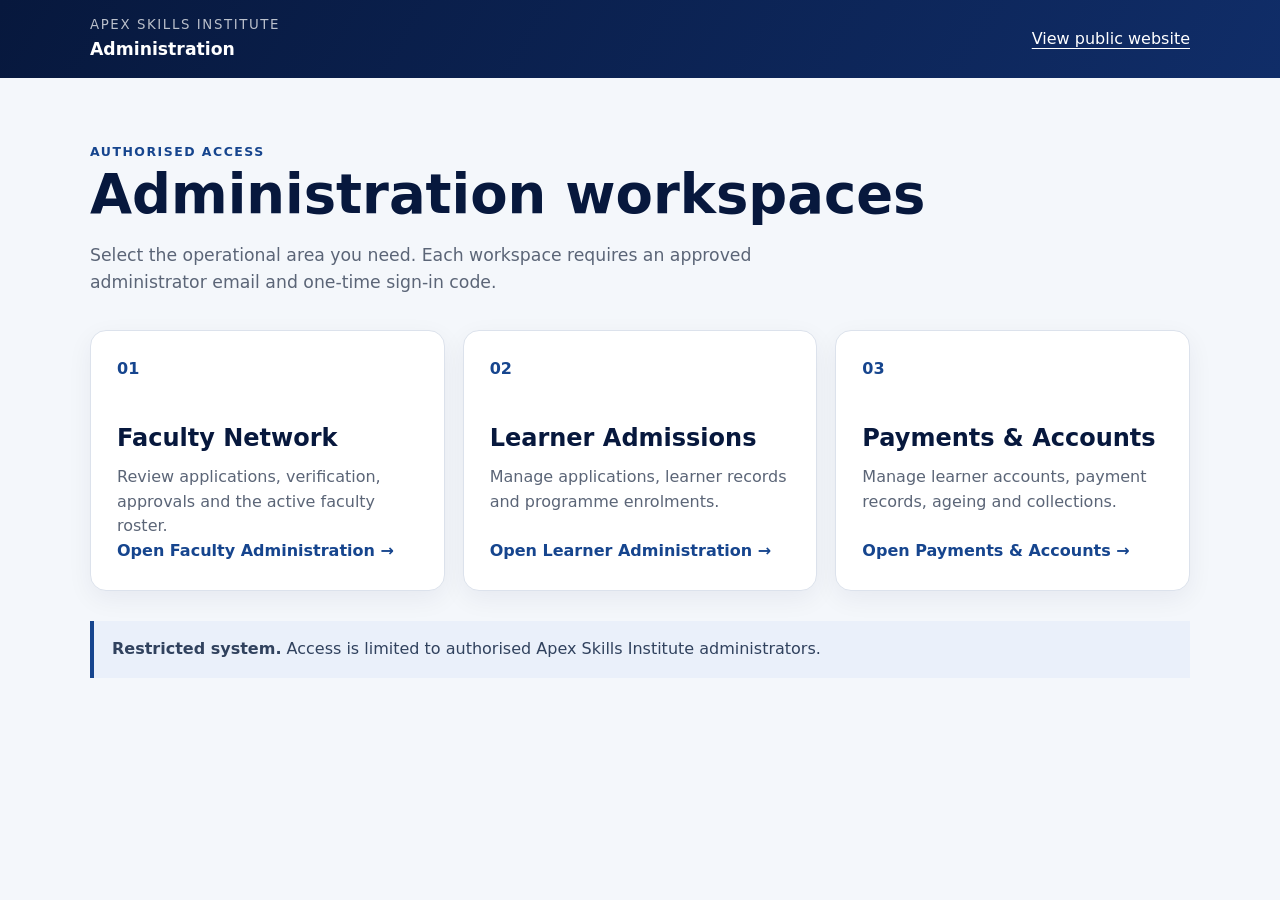
<file: admin/index.html>
<!doctype html>
<html lang="en">
<head>
  <meta charset="utf-8">
  <meta name="viewport" content="width=device-width,initial-scale=1">
  <meta name="robots" content="noindex,nofollow">
  <link rel="icon" href="/assets/favicon/favicon.ico" sizes="any">
  <link rel="icon" type="image/svg+xml" href="/assets/favicon/favicon.svg">
  <link rel="icon" type="image/svg+xml" href="/assets/favicon/reverse/favicon.svg" media="(prefers-color-scheme:dark)">
  <link rel="apple-touch-icon" sizes="180x180" href="/assets/favicon/apple-touch-icon.png">
  <link rel="manifest" href="/assets/favicon/site.webmanifest">
  <title>Administration | Apex Skills Institute</title>
  <style>
    :root{--navy:#07183d;--blue:#16458e;--ink:#172033;--muted:#5b6577;--line:#dce2ec;--soft:#f4f7fb}
    *{box-sizing:border-box}body{margin:0;background:var(--soft);color:var(--ink);font:16px/1.55 system-ui,-apple-system,BlinkMacSystemFont,"Segoe UI",sans-serif}
    header{background:linear-gradient(120deg,var(--navy),#102d68);color:#fff}.shell{width:min(1100px,calc(100% - 36px));margin:auto}.top{min-height:78px;display:flex;align-items:center;justify-content:space-between;gap:20px}.brand small{display:block;letter-spacing:.12em;opacity:.72}.brand strong{font-size:1.08rem}.public{color:#fff;text-underline-offset:4px}
    main{padding:64px 0 80px}.eyebrow{color:var(--blue);font-size:.78rem;font-weight:800;letter-spacing:.12em;text-transform:uppercase}h1{margin:.3rem 0 .7rem;color:var(--navy);font-size:clamp(2rem,5vw,3.4rem);line-height:1.08}main>div>p{max-width:720px;color:var(--muted);font-size:1.08rem}
    .grid{display:grid;grid-template-columns:repeat(3,1fr);gap:18px;margin-top:34px}.card{display:flex;flex-direction:column;min-height:250px;padding:26px;background:#fff;border:1px solid var(--line);border-radius:16px;color:inherit;text-decoration:none;box-shadow:0 8px 26px rgba(7,24,61,.06);transition:.18s ease}.card:hover,.card:focus-visible{border-color:#8aa5d0;transform:translateY(-3px);box-shadow:0 14px 34px rgba(7,24,61,.12)}.card:focus-visible{outline:3px solid #e56a14;outline-offset:3px}.number{color:var(--blue);font-weight:800}.card h2{margin:38px 0 8px;color:var(--navy)}.card p{margin:0;color:var(--muted)}.card span:last-child{margin-top:auto;color:var(--blue);font-weight:800}
    .note{margin-top:30px;padding:16px 18px;border-left:4px solid var(--blue);background:#eaf0fa;color:#31425e}@media(max-width:760px){main{padding-top:42px}.top{align-items:flex-start;flex-direction:column;padding:20px 0}.grid{grid-template-columns:1fr}.card{min-height:210px}}
  </style>
</head>
<body>
  <header><div class="shell top"><div class="brand"><small>APEX SKILLS INSTITUTE</small><strong>Administration</strong></div><a class="public" href="/">View public website</a></div></header>
  <main><div class="shell"><div class="eyebrow">Authorised access</div><h1>Administration workspaces</h1><p>Select the operational area you need. Each workspace requires an approved administrator email and one-time sign-in code.</p>
    <div class="grid">
      <a class="card" href="/admin/faculty/"><span class="number">01</span><h2>Faculty Network</h2><p>Review applications, verification, approvals and the active faculty roster.</p><span>Open Faculty Administration →</span></a>
      <a class="card" href="/admin/learners/"><span class="number">02</span><h2>Learner Admissions</h2><p>Manage applications, learner records and programme enrolments.</p><span>Open Learner Administration →</span></a>
      <a class="card" href="/admin/payments/"><span class="number">03</span><h2>Payments &amp; Accounts</h2><p>Manage learner accounts, payment records, ageing and collections.</p><span>Open Payments &amp; Accounts →</span></a>
    </div>
    <div class="note"><strong>Restricted system.</strong> Access is limited to authorised Apex Skills Institute administrators.</div>
  </div></main>
</body>
</html>
</file>
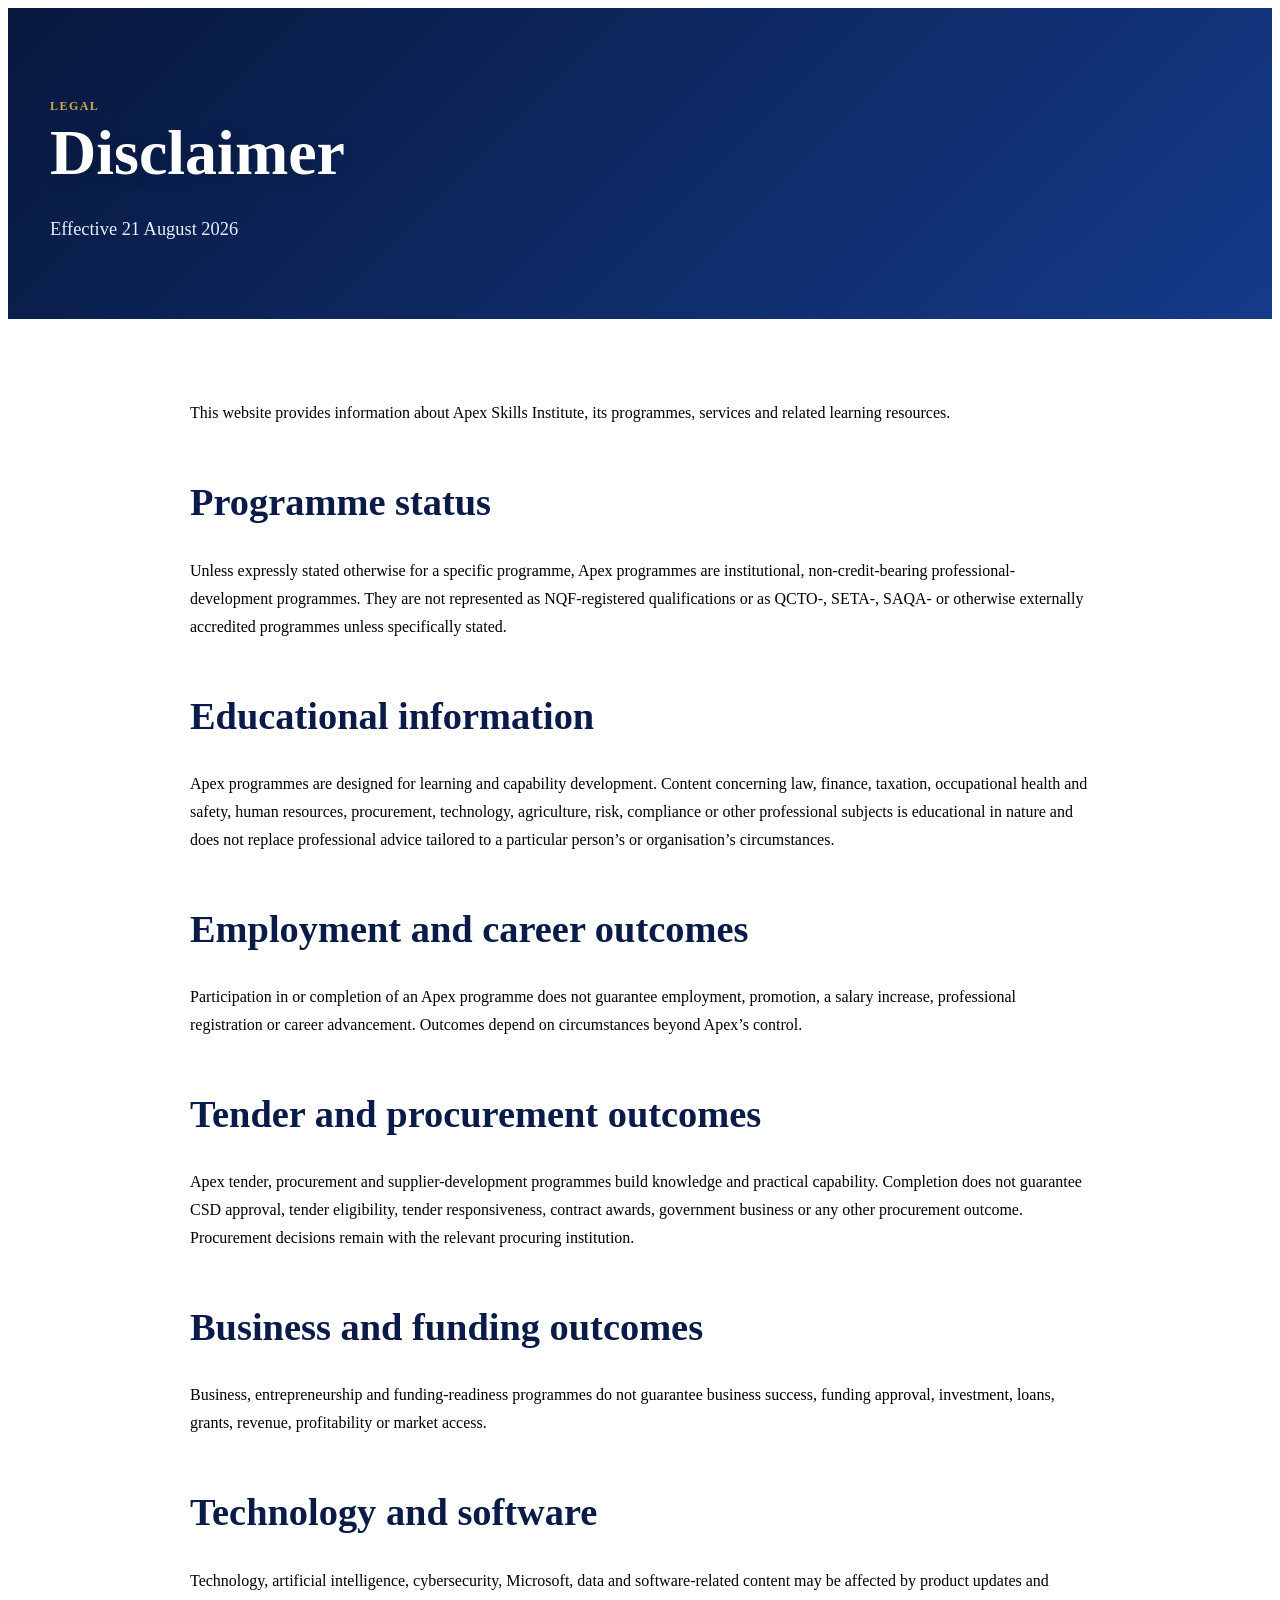
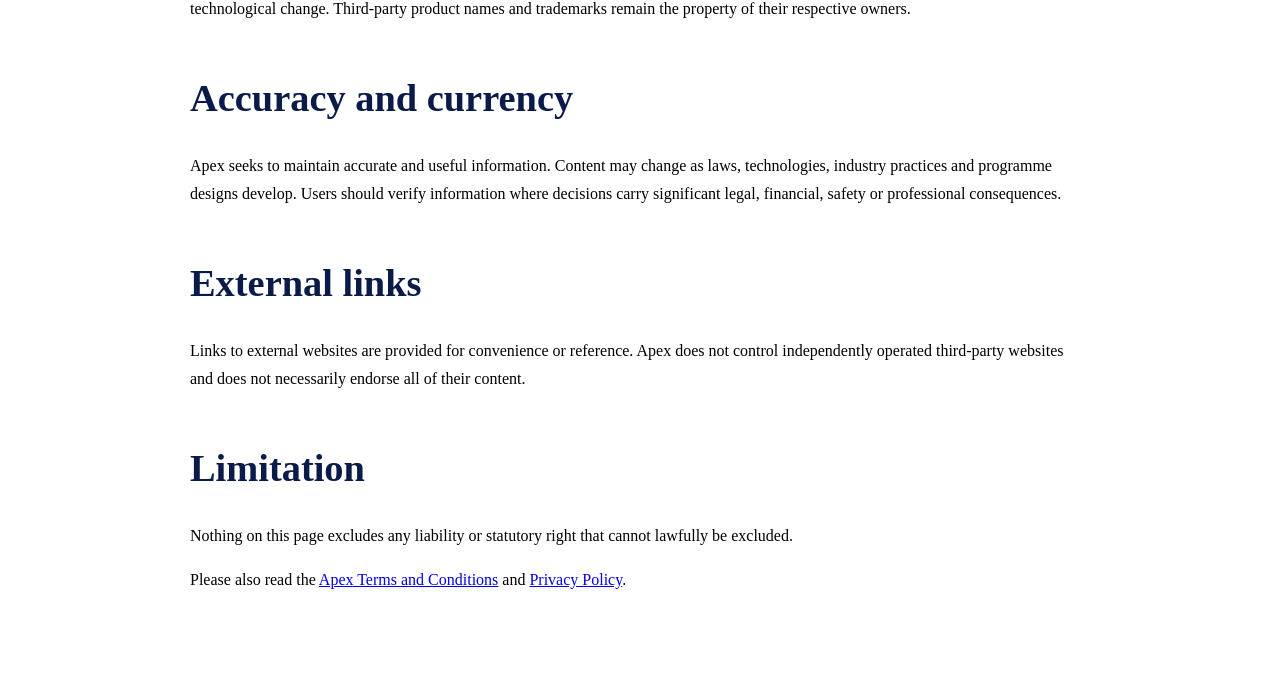
<file: disclaimer/index.html>
<!doctype html><html lang="en"><head><meta charset="utf-8"><meta name="viewport" content="width=device-width,initial-scale=1"><title>Website and Programme Disclaimer | Apex Skills Institute</title><meta name="description" content="Important information about Apex Skills Institute programme status, educational content, professional advice, outcomes and website information."><link rel="stylesheet" href="https://apexskillsinstitute.co.za/assets/styles.css"><link rel="stylesheet" href="/assets/v215.css"><link rel="canonical" href="https://apexskillsinstitute.co.za/disclaimer"><meta property="og:locale" content="en_ZA"><meta property="og:site_name" content="Apex Skills Institute"><meta property="og:type" content="website"><meta property="og:title" content="Website and Programme Disclaimer | Apex Skills Institute"><meta property="og:description" content="Important information about Apex Skills Institute programme status, educational content, professional advice, outcomes and website information."><meta property="og:url" content="https://apexskillsinstitute.co.za/disclaimer"><meta property="og:image" content="https://apexskillsinstitute.co.za/assets/apex-social-card-v3.jpg"><meta property="og:image:secure_url" content="https://apexskillsinstitute.co.za/assets/apex-social-card-v3.jpg"><meta property="og:image:type" content="image/jpeg"><meta property="og:image:width" content="1200"><meta property="og:image:height" content="630"><meta property="og:image:alt" content="Apex Skills Institute — Practical Learning for Real Capability"><meta name="twitter:card" content="summary_large_image"><meta name="twitter:title" content="Website and Programme Disclaimer | Apex Skills Institute"><meta name="twitter:description" content="Important information about Apex Skills Institute programme status, educational content, professional advice, outcomes and website information."><meta name="twitter:image" content="https://apexskillsinstitute.co.za/assets/apex-social-card-v3.jpg"><meta name="twitter:image:alt" content="Apex Skills Institute — Practical Learning for Real Capability"></head><body><section class="v215-hero"><div class="v215-wrap"><span class="v215-badge">Legal</span><h1>Disclaimer</h1><p>Effective 21 August 2026</p></div></section><main class="v215-section"><div class="v215-wrap v215-copy"><p>This website provides information about Apex Skills Institute, its programmes, services and related learning resources.</p><h2>Programme status</h2><p>Unless expressly stated otherwise for a specific programme, Apex programmes are institutional, non-credit-bearing professional-development programmes. They are not represented as NQF-registered qualifications or as QCTO-, SETA-, SAQA- or otherwise externally accredited programmes unless specifically stated.</p><h2>Educational information</h2><p>Apex programmes are designed for learning and capability development. Content concerning law, finance, taxation, occupational health and safety, human resources, procurement, technology, agriculture, risk, compliance or other professional subjects is educational in nature and does not replace professional advice tailored to a particular person’s or organisation’s circumstances.</p><h2>Employment and career outcomes</h2><p>Participation in or completion of an Apex programme does not guarantee employment, promotion, a salary increase, professional registration or career advancement. Outcomes depend on circumstances beyond Apex’s control.</p><h2>Tender and procurement outcomes</h2><p>Apex tender, procurement and supplier-development programmes build knowledge and practical capability. Completion does not guarantee CSD approval, tender eligibility, tender responsiveness, contract awards, government business or any other procurement outcome. Procurement decisions remain with the relevant procuring institution.</p><h2>Business and funding outcomes</h2><p>Business, entrepreneurship and funding-readiness programmes do not guarantee business success, funding approval, investment, loans, grants, revenue, profitability or market access.</p><h2>Technology and software</h2><p>Technology, artificial intelligence, cybersecurity, Microsoft, data and software-related content may be affected by product updates and technological change. Third-party product names and trademarks remain the property of their respective owners.</p><h2>Accuracy and currency</h2><p>Apex seeks to maintain accurate and useful information. Content may change as laws, technologies, industry practices and programme designs develop. Users should verify information where decisions carry significant legal, financial, safety or professional consequences.</p><h2>External links</h2><p>Links to external websites are provided for convenience or reference. Apex does not control independently operated third-party websites and does not necessarily endorse all of their content.</p><h2>Limitation</h2><p>Nothing on this page excludes any liability or statutory right that cannot lawfully be excluded.</p><p>Please also read the <a href="/terms-and-conditions">Apex Terms and Conditions</a> and <a href="/privacy-policy">Privacy Policy</a>.</p></div></main></body></html>
</file>
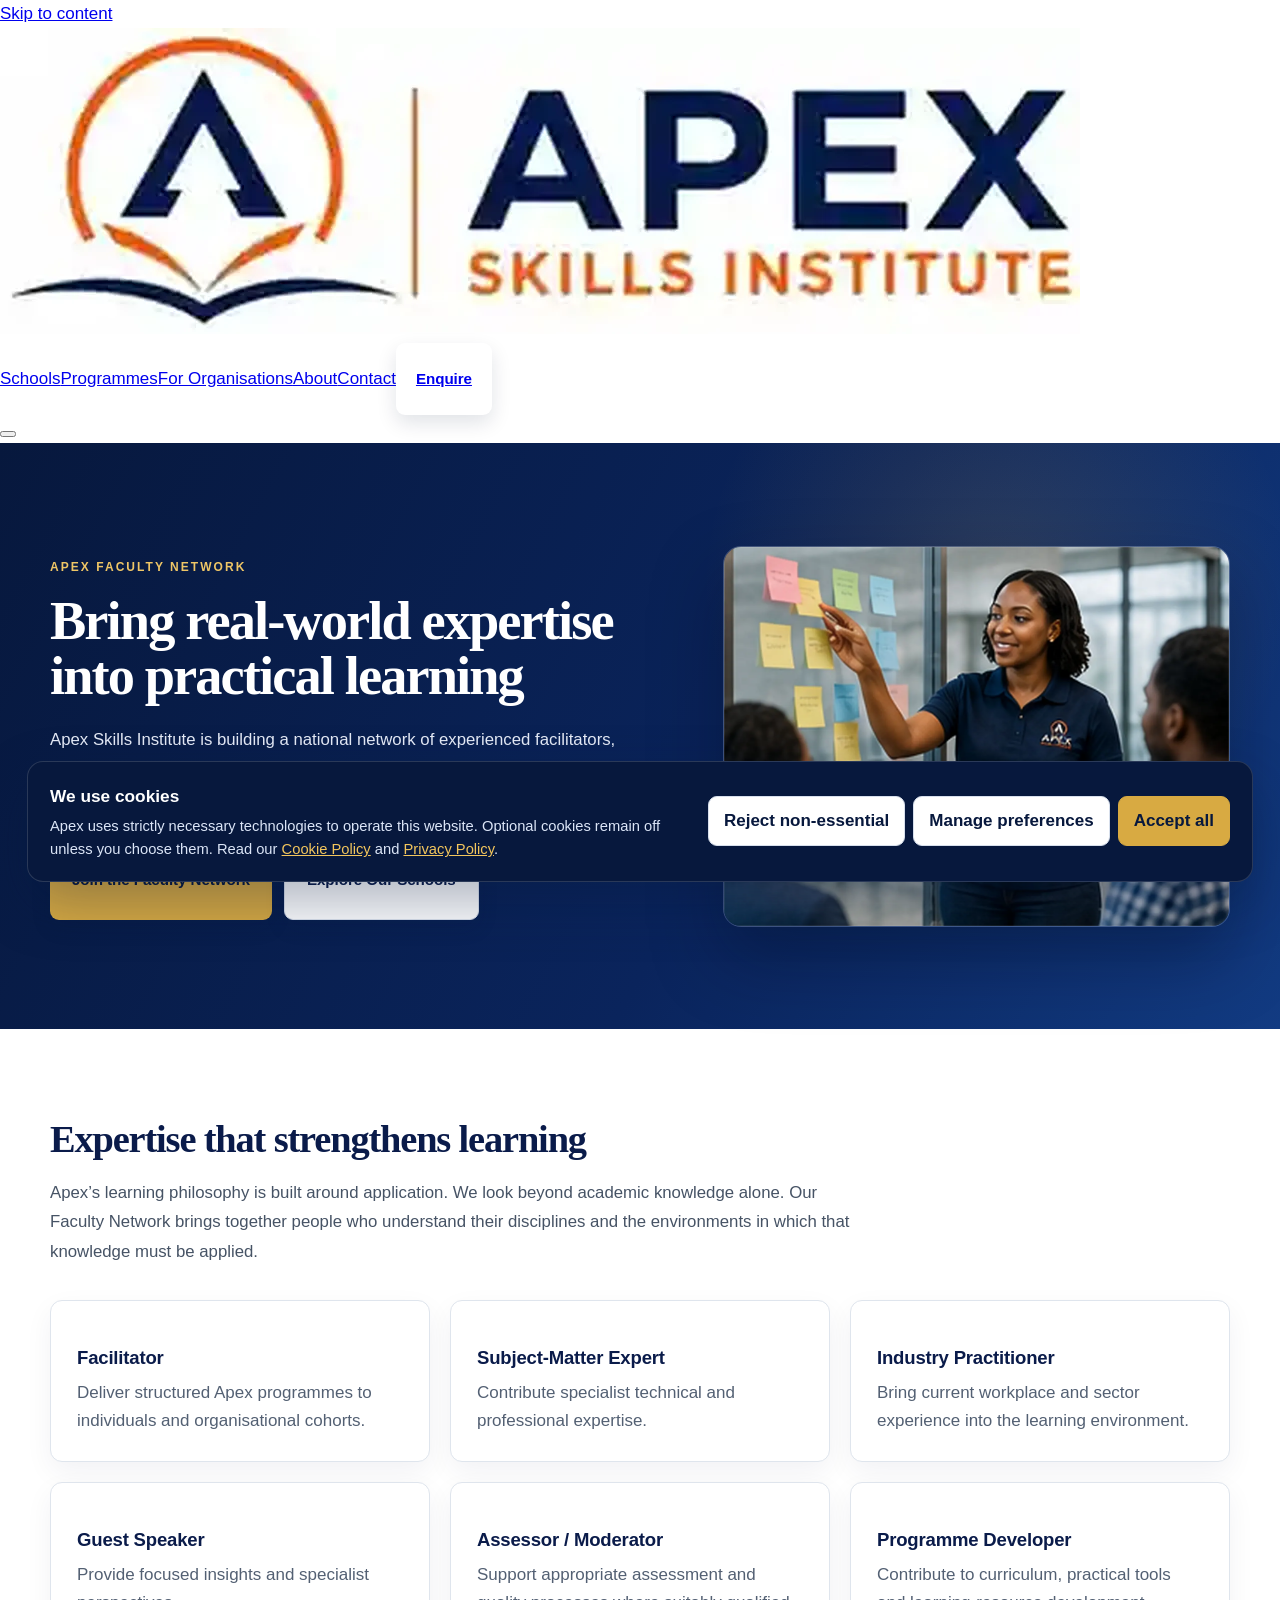
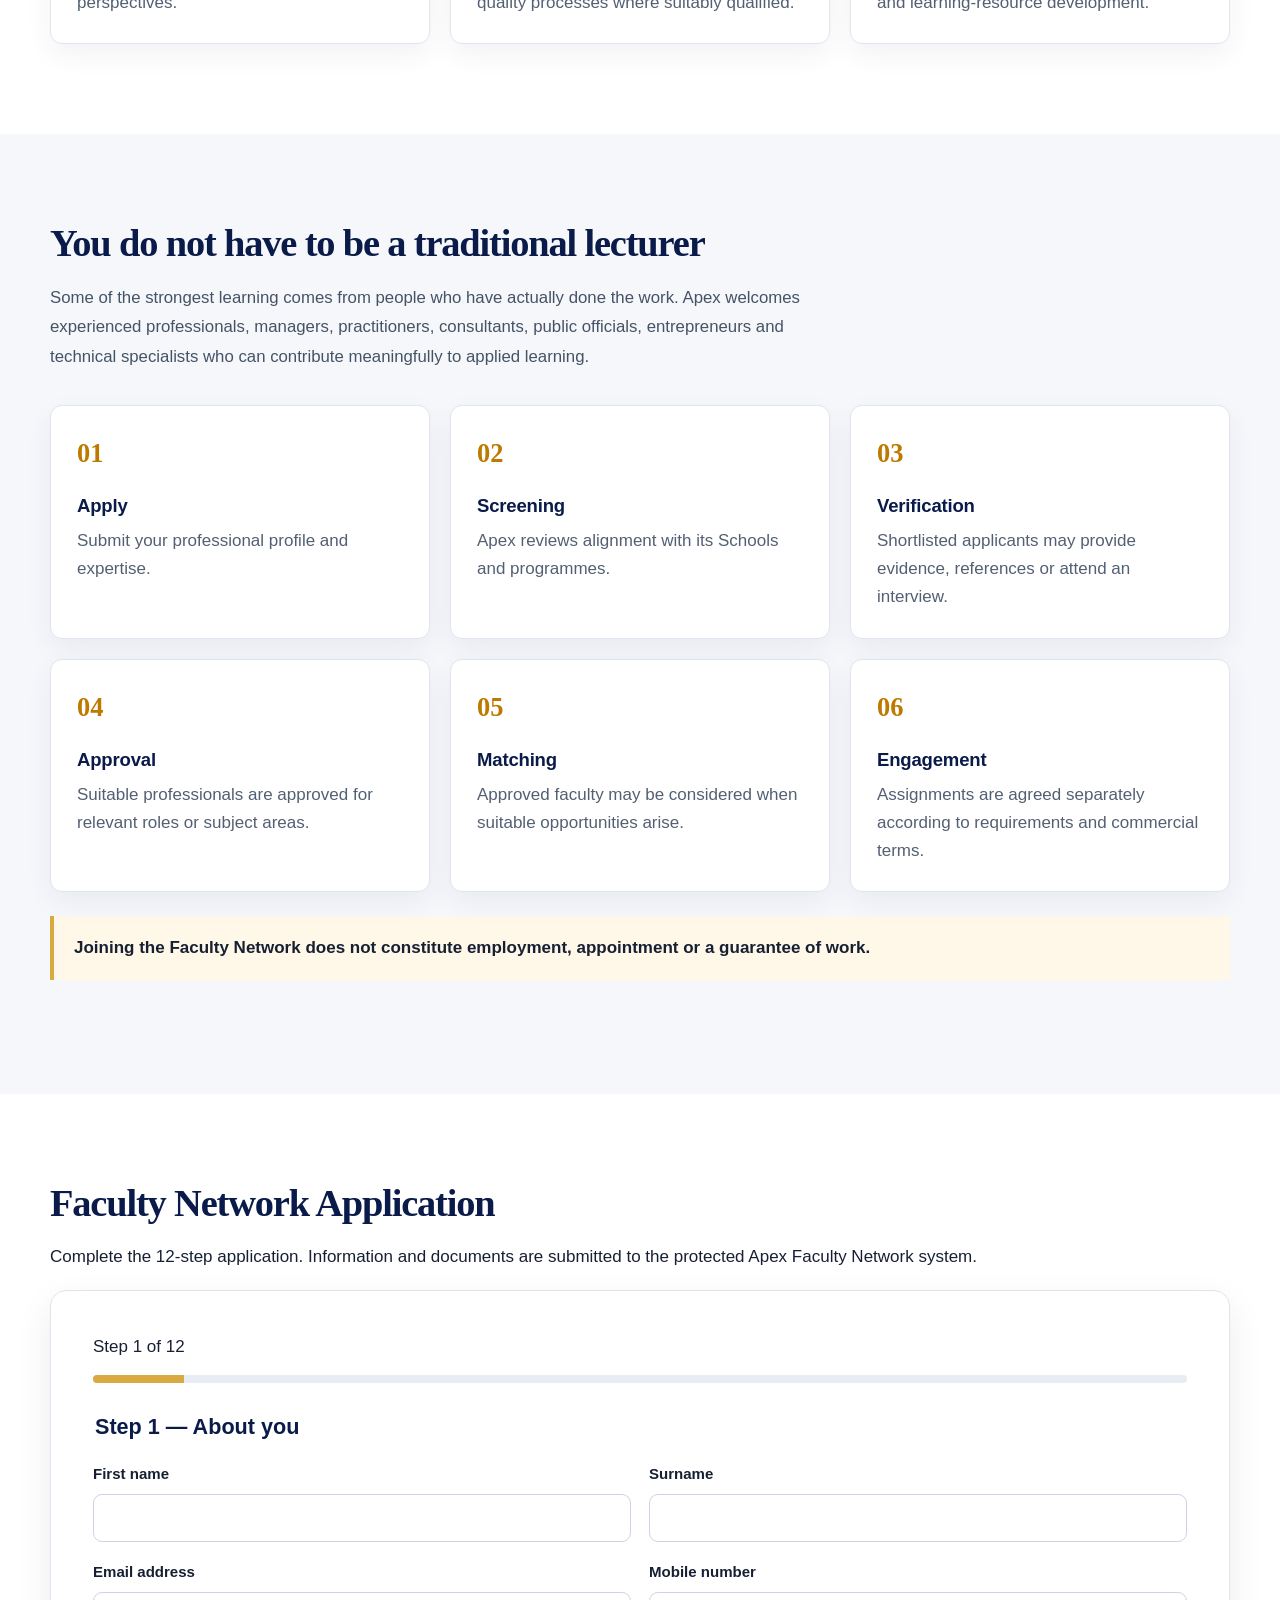
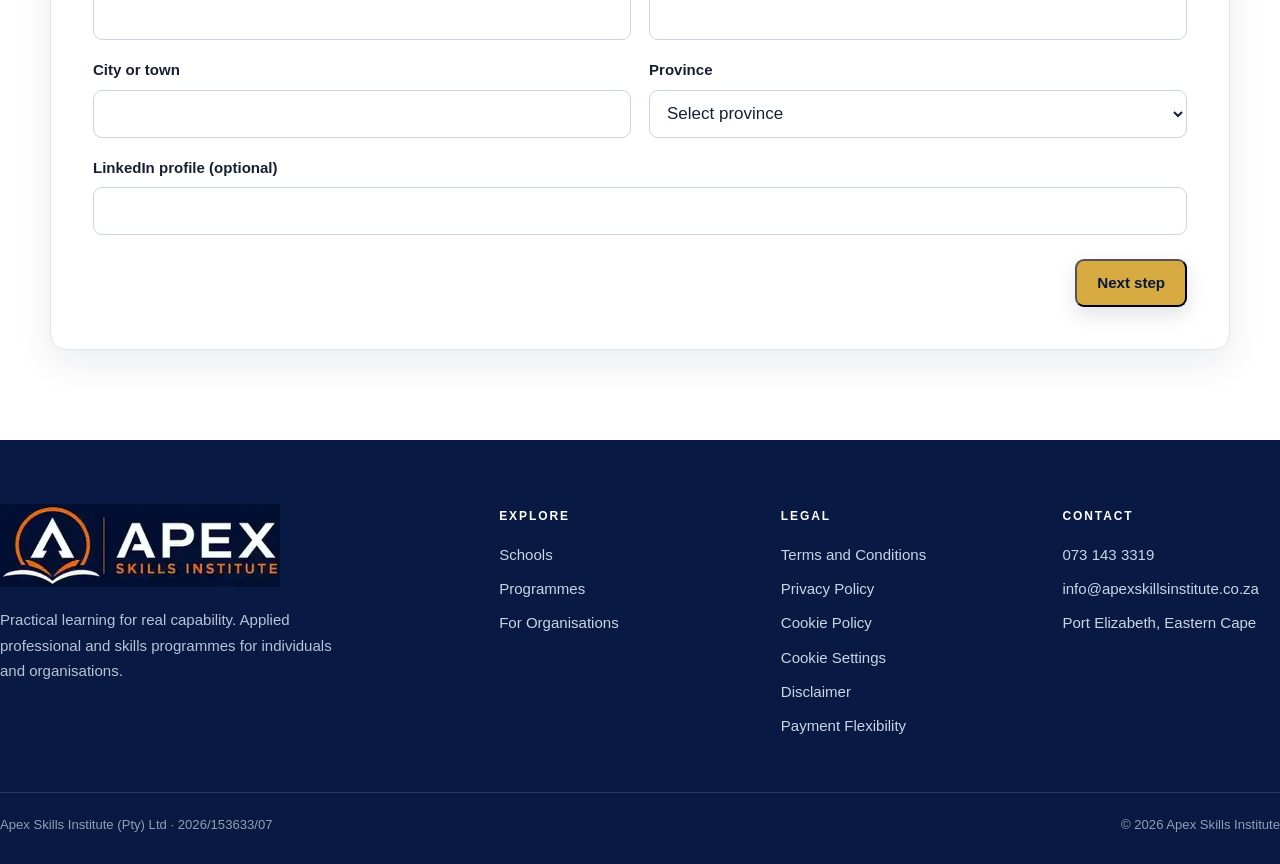
<file: faculty-network/index.html>
<!doctype html>
<html lang="en">
<head>
<meta charset="utf-8">
<meta name="viewport" content="width=device-width,initial-scale=1">
<meta name="theme-color" content="#0a1b4a">
<title>Join the Apex Faculty Network | Facilitators and Subject Experts</title>
<meta name="description" content="Apply to join the Apex Faculty Network of experienced facilitators, practitioners, subject-matter experts, assessors, moderators and guest speakers.">

<link rel="icon" href="/assets/favicon/favicon.ico" sizes="any">
<link rel="icon" type="image/svg+xml" href="/assets/favicon/favicon.svg">
<link rel="icon" type="image/svg+xml" href="/assets/favicon/reverse/favicon.svg" media="(prefers-color-scheme:dark)">
<link rel="icon" type="image/png" sizes="32x32" href="/assets/favicon/favicon-32x32.png">
<link rel="icon" type="image/png" sizes="16x16" href="/assets/favicon/favicon-16x16.png">
<link rel="apple-touch-icon" sizes="180x180" href="/assets/favicon/apple-touch-icon.png">
<link rel="manifest" href="/assets/favicon/site.webmanifest">
<link rel="stylesheet" href="https://apexskillsinstitute.co.za/assets/styles.css">
<link rel="stylesheet" href="/assets/v215.css?v=2.16.7">
<link rel="stylesheet" href="/assets/cookie-consent.css?v=1.0">
<link rel="stylesheet" href="/assets/design-system.css?v=1.0">
<link rel="stylesheet" href="/assets/faculty-page.css?v=1.0">
<link rel="canonical" href="https://apexskillsinstitute.co.za/faculty-network"><meta property="og:locale" content="en_ZA"><meta property="og:site_name" content="Apex Skills Institute"><meta property="og:type" content="website"><meta property="og:title" content="Join the Apex Faculty Network | Facilitators and Subject Experts"><meta property="og:description" content="Apply to join the Apex Faculty Network of experienced facilitators, practitioners, subject-matter experts, assessors, moderators and guest speakers."><meta property="og:url" content="https://apexskillsinstitute.co.za/faculty-network"><meta property="og:image" content="https://apexskillsinstitute.co.za/assets/apex-social-card-v3.jpg"><meta property="og:image:secure_url" content="https://apexskillsinstitute.co.za/assets/apex-social-card-v3.jpg"><meta property="og:image:type" content="image/jpeg"><meta property="og:image:width" content="1200"><meta property="og:image:height" content="630"><meta property="og:image:alt" content="Apex Skills Institute — Practical Learning for Real Capability"><meta name="twitter:card" content="summary_large_image"><meta name="twitter:title" content="Join the Apex Faculty Network | Facilitators and Subject Experts"><meta name="twitter:description" content="Apply to join the Apex Faculty Network of experienced facilitators, practitioners, subject-matter experts, assessors, moderators and guest speakers."><meta name="twitter:image" content="https://apexskillsinstitute.co.za/assets/apex-social-card-v3.jpg"><meta name="twitter:image:alt" content="Apex Skills Institute — Practical Learning for Real Capability"></head>
<body class="faculty-page">
<section class="v215-hero">
<div class="v215-wrap faculty-hero-grid">
<div class="faculty-hero-copy">
<span class="v215-badge">Apex Faculty Network</span>
<h1>Bring real-world expertise into practical learning</h1>
<p class="faculty-hero-lead">Apex Skills Institute is building a national network of experienced facilitators, practitioners, subject-matter experts and industry professionals who can contribute to practical, relevant and professionally delivered learning.</p>
<p class="faculty-hero-actions">
<a class="v215-btn" href="#application">Join the Faculty Network</a> <a class="v215-btn secondary" href="https://apexskillsinstitute.co.za/schools">Explore Our Schools</a>
</p>
</div>
<figure class="faculty-hero-media"><img src="/assets/media/institutional/faculty_workshop_facilitation.webp" alt="Experienced facilitator leading an interactive applied-learning workshop" width="1536" height="1024" fetchpriority="high"></figure>
</div>
</section>
<main>
<section class="v215-section">
<div class="v215-wrap">
<h2>Expertise that strengthens learning</h2>
<p class="v215-copy">Apex’s learning philosophy is built around application. We look beyond academic knowledge alone. Our Faculty Network brings together people who understand their disciplines and the environments in which that knowledge must be applied.</p>
<div class="v215-grid">
<div class="v215-card">
<h3>Facilitator</h3>
<p>Deliver structured Apex programmes to individuals and organisational cohorts.</p>
</div>
<div class="v215-card">
<h3>Subject-Matter Expert</h3>
<p>Contribute specialist technical and professional expertise.</p>
</div>
<div class="v215-card">
<h3>Industry Practitioner</h3>
<p>Bring current workplace and sector experience into the learning environment.</p>
</div>
<div class="v215-card">
<h3>Guest Speaker</h3>
<p>Provide focused insights and specialist perspectives.</p>
</div>
<div class="v215-card">
<h3>Assessor / Moderator</h3>
<p>Support appropriate assessment and quality processes where suitably qualified.</p>
</div>
<div class="v215-card">
<h3>Programme Developer</h3>
<p>Contribute to curriculum, practical tools and learning-resource development.</p>
</div>
</div>
</div>
</section>
<section class="v215-section soft">
<div class="v215-wrap">
<h2>You do not have to be a traditional lecturer</h2>
<p class="v215-copy">Some of the strongest learning comes from people who have actually done the work. Apex welcomes experienced professionals, managers, practitioners, consultants, public officials, entrepreneurs and technical specialists who can contribute meaningfully to applied learning.</p>
<div class="v215-process">
<div class="v215-card">
<b>01</b>
<h3>Apply</h3>
<p>Submit your professional profile and expertise.</p>
</div>
<div class="v215-card">
<b>02</b>
<h3>Screening</h3>
<p>Apex reviews alignment with its Schools and programmes.</p>
</div>
<div class="v215-card">
<b>03</b>
<h3>Verification</h3>
<p>Shortlisted applicants may provide evidence, references or attend an interview.</p>
</div>
<div class="v215-card">
<b>04</b>
<h3>Approval</h3>
<p>Suitable professionals are approved for relevant roles or subject areas.</p>
</div>
<div class="v215-card">
<b>05</b>
<h3>Matching</h3>
<p>Approved faculty may be considered when suitable opportunities arise.</p>
</div>
<div class="v215-card">
<b>06</b>
<h3>Engagement</h3>
<p>Assignments are agreed separately according to requirements and commercial terms.</p>
</div>
</div>
<div class="v215-alert">
<strong>Joining the Faculty Network does not constitute employment, appointment or a guarantee of work.</strong>
</div>
</div>
</section>
<section class="v215-section" id="application">
<div class="v215-wrap">
<h2>Faculty Network Application</h2>
<p>Complete the 12-step application. Information and documents are submitted to the protected Apex Faculty Network system.</p>
<div class="faculty-form-shell">
<div id="faculty-step-label">
<strong>Step 1 of 12</strong>
</div>
<div class="faculty-progress">
<span id="faculty-progress-bar">
</span>
</div>
<form id="faculty-form" enctype="multipart/form-data">
<input type="text" name="website" tabindex="-1" autocomplete="off" style="position:absolute;left:-9999px" aria-hidden="true">
<fieldset class="faculty-step active" data-step="1">
<legend>Step 1 — About you</legend>
<div class="form-grid">
<div class="field">
<label>First name</label>
<input name="first_name" required>
</div>
<div class="field">
<label>Surname</label>
<input name="surname" required>
</div>
<div class="field">
<label>Email address</label>
<input name="email" type="email" required>
</div>
<div class="field">
<label>Mobile number</label>
<input name="mobile" required>
</div>
<div class="field">
<label>City or town</label>
<input name="city" required>
</div>
<div class="field">
<label>Province</label>
<select name="province" required>
<option value="">Select province</option>
<option>Eastern Cape</option>
<option>Free State</option>
<option>Gauteng</option>
<option>KwaZulu-Natal</option>
<option>Limpopo</option>
<option>Mpumalanga</option>
<option>Northern Cape</option>
<option>North West</option>
<option>Western Cape</option>
</select>
</div>
<div class="field full">
<label>LinkedIn profile <span>(optional)</span>
</label>
<input name="linkedin" type="url">
</div>
</div>
</fieldset>
<fieldset class="faculty-step" data-step="2">
<legend>Step 2 — How you can contribute</legend>
<div class="check-grid">
<label>
<input type="checkbox" name="role_types" value="Facilitator"> Facilitator</label>
<label>
<input type="checkbox" name="role_types" value="Subject-Matter Expert"> Subject-Matter Expert</label>
<label>
<input type="checkbox" name="role_types" value="Industry Practitioner"> Industry Practitioner</label>
<label>
<input type="checkbox" name="role_types" value="Guest Speaker"> Guest Speaker</label>
<label>
<input type="checkbox" name="role_types" value="Assessor"> Assessor</label>
<label>
<input type="checkbox" name="role_types" value="Moderator"> Moderator</label>
<label>
<input type="checkbox" name="role_types" value="Programme Developer"> Programme Developer</label>
</div>
</fieldset>
<fieldset class="faculty-step" data-step="3">
<legend>Step 3 — Areas of expertise</legend>
<div class="check-grid">
<label>
<input type="checkbox" name="schools" value="Business and Entrepreneurship"> Business and Entrepreneurship</label>
<label>
<input type="checkbox" name="schools" value="Finance and Administration"> Finance and Administration</label>
<label>
<input type="checkbox" name="schools" value="Human Resources and Public Finance"> Human Resources and Public Finance</label>
<label>
<input type="checkbox" name="schools" value="Occupational Health and Safety, Risk and Compliance"> OHS, Risk and Compliance</label>
<label>
<input type="checkbox" name="schools" value="Digital Technology and Data"> Digital Technology and Data</label>
<label>
<input type="checkbox" name="schools" value="Project, Operations and Built Environment"> Project, Operations and Built Environment</label>
<label>
<input type="checkbox" name="schools" value="Public Sector and Municipal Management"> Public Sector and Municipal Management</label>
<label>
<input type="checkbox" name="schools" value="Supply Chain, Fleet and Logistics"> Supply Chain, Fleet and Logistics</label>
<label>
<input type="checkbox" name="schools" value="Agriculture and Rural Enterprise"> Agriculture and Rural Enterprise</label>
</div>
<div class="form-grid" style="margin-top:18px">
<div class="field">
<label>Primary area of expertise</label>
<input name="primary_expertise" required>
</div>
<div class="field">
<label>Other areas of expertise</label>
<input name="additional_expertise" placeholder="Separate with commas">
</div>
</div>
</fieldset>
<fieldset class="faculty-step" data-step="4">
<legend>Step 4 — Professional background</legend>
<div class="form-grid">
<div class="field">
<label>Current position or title</label>
<input name="current_position" required>
</div>
<div class="field">
<label>Current organisation</label>
<input name="current_organisation">
</div>
<div class="field">
<label>Years of professional experience</label>
<select name="professional_experience_years" required>
<option value="">Select</option>
<option>0–2</option>
<option>3–5</option>
<option>6–10</option>
<option>11–15</option>
<option>16–20</option>
<option>20+</option>
</select>
</div>
<div class="field">
<label>Highest qualification</label>
<input name="highest_qualification" required>
</div>
<div class="field">
<label>Field or discipline</label>
<input name="qualification_field" required>
</div>
<div class="field">
<label>Professional designation</label>
<input name="professional_designation">
</div>
<div class="field">
<label>Professional body</label>
<input name="professional_body">
</div>
<div class="field">
<label>Registration / designation number</label>
<input name="registration_number">
</div>
</div>
</fieldset>
<fieldset class="faculty-step" data-step="5">
<legend>Step 5 — Facilitation experience</legend>
<div class="radio-row">
<label>
<input type="radio" name="facilitation_experience" value="Yes"> Yes</label>
<label>
<input type="radio" name="facilitation_experience" value="No"> No</label>
</div>
<div class="form-grid facilitation-detail" style="margin-top:18px">
<div class="field">
<label>Years of facilitation experience</label>
<input name="facilitation_years" type="number" min="0" step="0.5">
</div>
<div class="field">
<label>Approximate programmes or cohorts delivered</label>
<input name="cohorts_delivered" type="number" min="0">
</div>
</div>
<div class="check-grid facilitation-detail" style="margin-top:18px">
<label>
<input type="checkbox" name="audiences" value="Entry-level employees"> Entry-level employees</label>
<label>
<input type="checkbox" name="audiences" value="Professionals"> Professionals</label>
<label>
<input type="checkbox" name="audiences" value="Supervisors"> Supervisors</label>
<label>
<input type="checkbox" name="audiences" value="Managers"> Managers</label>
<label>
<input type="checkbox" name="audiences" value="Executives"> Executives</label>
<label>
<input type="checkbox" name="audiences" value="Entrepreneurs"> Entrepreneurs</label>
<label>
<input type="checkbox" name="audiences" value="Cooperatives"> Cooperatives</label>
<label>
<input type="checkbox" name="audiences" value="Public officials"> Public officials</label>
<label>
<input type="checkbox" name="audiences" value="Municipal officials"> Municipal officials</label>
<label>
<input type="checkbox" name="audiences" value="Community or rural groups"> Community or rural groups</label>
</div>
</fieldset>
<fieldset class="faculty-step" data-step="6">
<legend>Step 6 — Sector experience</legend>
<div class="check-grid">
<label>
<input type="checkbox" name="sector_experience" value="Private sector"> Private sector</label>
<label>
<input type="checkbox" name="sector_experience" value="National government"> National government</label>
<label>
<input type="checkbox" name="sector_experience" value="Provincial government"> Provincial government</label>
<label>
<input type="checkbox" name="sector_experience" value="Local government or municipalities"> Local government / municipalities</label>
<label>
<input type="checkbox" name="sector_experience" value="State-owned entities"> State-owned entities</label>
<label>
<input type="checkbox" name="sector_experience" value="Small and medium-sized enterprises"> SMEs</label>
<label>
<input type="checkbox" name="sector_experience" value="Cooperatives"> Cooperatives</label>
<label>
<input type="checkbox" name="sector_experience" value="Agriculture"> Agriculture</label>
<label>
<input type="checkbox" name="sector_experience" value="NGOs or civil society"> NGOs / civil society</label>
<label>
<input type="checkbox" name="sector_experience" value="Education and training"> Education and training</label>
<label>
<input type="checkbox" name="sector_experience" value="Construction or built environment"> Construction / built environment</label>
<label>
<input type="checkbox" name="sector_experience" value="Manufacturing"> Manufacturing</label>
<label>
<input type="checkbox" name="sector_experience" value="Professional services"> Professional services</label>
<label>
<input type="checkbox" name="sector_experience" value="Technology"> Technology</label>
</div>
</fieldset>
<fieldset class="faculty-step" data-step="7">
<legend>Step 7 — Delivery capability</legend>
<div class="check-grid">
<label>
<input type="checkbox" name="delivery_methods" value="In-person"> In-person</label>
<label>
<input type="checkbox" name="delivery_methods" value="Live online"> Live online</label>
<label>
<input type="checkbox" name="delivery_methods" value="Blended"> Blended</label>
</div>
<p>
<strong>Travel availability</strong>
</p>
<div class="radio-row">
<label>
<input type="radio" name="travel_available" value="Yes"> Yes</label>
<label>
<input type="radio" name="travel_available" value="No"> No</label>
</div>
<div class="check-grid travel-detail" style="margin-top:18px">
<label>
<input type="checkbox" name="travel_provinces" value="Eastern Cape"> Eastern Cape</label>
<label>
<input type="checkbox" name="travel_provinces" value="Free State"> Free State</label>
<label>
<input type="checkbox" name="travel_provinces" value="Gauteng"> Gauteng</label>
<label>
<input type="checkbox" name="travel_provinces" value="KwaZulu-Natal"> KwaZulu-Natal</label>
<label>
<input type="checkbox" name="travel_provinces" value="Limpopo"> Limpopo</label>
<label>
<input type="checkbox" name="travel_provinces" value="Mpumalanga"> Mpumalanga</label>
<label>
<input type="checkbox" name="travel_provinces" value="Northern Cape"> Northern Cape</label>
<label>
<input type="checkbox" name="travel_provinces" value="North West"> North West</label>
<label>
<input type="checkbox" name="travel_provinces" value="Western Cape"> Western Cape</label>
</div>
<p>
<strong>Availability</strong>
</p>
<div class="check-grid">
<label>
<input type="checkbox" name="availability" value="Weekdays"> Weekdays</label>
<label>
<input type="checkbox" name="availability" value="Evenings"> Evenings</label>
<label>
<input type="checkbox" name="availability" value="Weekends"> Weekends</label>
<label>
<input type="checkbox" name="availability" value="Project-dependent"> Project-dependent</label>
</div>
</fieldset>
<fieldset class="faculty-step" data-step="8">
<legend>Step 8 — Languages</legend>
<div id="language-rows">
<div class="language-row">
<input name="language_name" placeholder="Language">
<select name="language_proficiency">
<option value="">Proficiency</option>
<option>Native</option>
<option>Fluent</option>
<option>Professional</option>
<option>Conversational</option>
</select>
</div>
</div>
<button class="text-button" id="add-language" type="button">+ Add another language</button>
</fieldset>
<fieldset class="faculty-step" data-step="9">
<legend>Step 9 — Documents</legend>
<div class="form-grid">
<div class="field full">
<label>CV or professional profile — required</label>
<input name="cv_file" type="file" accept=".pdf,.doc,.docx" required>
</div>
<div class="field">
<label>Qualification evidence</label>
<input name="qualification_files" type="file" accept=".pdf,.doc,.docx" multiple>
</div>
<div class="field">
<label>Professional registration evidence</label>
<input name="professional_registration_files" type="file" accept=".pdf,.doc,.docx" multiple>
</div>
<div class="field full">
<label>Other supporting documents</label>
<input name="supporting_files" type="file" accept=".pdf,.doc,.docx" multiple>
</div>
</div>
<div class="privacy-minimisation">
<strong>Not requested now:</strong> bank details, bank statements, SARS PINs, tax numbers or identity documents. These may be requested only later during approved contractor onboarding where legitimately required.</div>
</fieldset>
<fieldset class="faculty-step" data-step="10">
<legend>Step 10 — Commercial information</legend>
<div class="form-grid">
<div class="field">
<label>Expected facilitation rate</label>
<select name="rate_basis">
<option>Prefer not to specify</option>
<option>Hourly</option>
<option>Daily</option>
<option>Per programme</option>
<option>Negotiable</option>
</select>
</div>
<div class="field">
<label>Amount or range</label>
<input name="rate_expectation" placeholder="Optional">
</div>
</div>
<p class="v215-small">Rate information is confidential and is not displayed publicly.</p>
</fieldset>
<fieldset class="faculty-step" data-step="11">
<legend>Step 11 — Motivation</legend>
<div class="field">
<label>Tell us briefly what you would bring to the Apex Faculty Network.</label>
<textarea name="motivation" id="ff-motivation" maxlength="1000" rows="8" required>
</textarea>
<small>
<span id="motivation-count">0</span>/1000 characters</small>
</div>
</fieldset>
<fieldset class="faculty-step" data-step="12">
<legend>Step 12 — Declarations</legend>
<div class="faculty-consent-note">Apex Skills Institute will process the personal information submitted in this application in accordance with POPIA and the <a href="/privacy-policy">Apex Privacy Policy</a>. The information will be used to evaluate your application, manage the Faculty Network, verify relevant information and consider you for suitable professional engagements.</div>
<div class="declaration-list">
<label>
<input name="accuracy_declaration" type="checkbox" required> <span>I confirm the information supplied is accurate to the best of my knowledge.</span>
</label>
<label>
<input name="privacy_consent" type="checkbox" required> <span>I consent to Apex Skills Institute processing my personal information for evaluating this application, managing the Apex Faculty Network and considering me for appropriate professional engagements, in accordance with POPIA and the Apex Privacy Policy.</span>
</label>
<label>
<input name="relationship_declaration" type="checkbox" required> <span>I understand that applying or being admitted does not create employment, appointment, contractual engagement or a guarantee of work.</span>
</label>
<label>
<input name="marketing_consent" type="checkbox"> <span>I would like to receive Apex news, programme information and professional-development updates. <strong>Optional.</strong>
</span>
</label>
</div>
<div class="privacy-contact-mini">To request access to, correction of, deletion of or information about retention of your application data, contact <strong>Langa Ludidi, Information Officer</strong> — <a href="mailto:chairman@apexskillsinstitute.co.za">chairman@apexskillsinstitute.co.za</a>.</div>
</fieldset>
<div id="faculty-form-message" class="faculty-form-message" hidden role="status" aria-live="polite">
</div>
<div class="faculty-form-actions">
<button id="faculty-prev" class="v215-btn secondary" type="button" disabled>Previous</button>
<button id="faculty-next" class="v215-btn" type="button">Next step</button>
<button id="faculty-submit" class="v215-btn" type="submit" hidden>Submit Faculty Application</button>
</div>
</form>
<div id="faculty-confirmation" class="faculty-confirmation" hidden>
<h2>Thank you for your interest in the Apex Faculty Network</h2>
<p>Your application has been received.</p>
<p>Submission does not guarantee appointment or an assignment. If your profile aligns with an opportunity, Apex may contact you for further information, verification or discussion.</p>
<p>Application reference: <strong id="faculty-application-reference">
</strong>
</p>
<p>Privacy enquiries may be directed to Langa Ludidi, Information Officer, at <a href="mailto:chairman@apexskillsinstitute.co.za">chairman@apexskillsinstitute.co.za</a>.</p>
</div>
</div>
</div>
</section>
</main>
<footer>
<div class="wrap">
<div class="foot-grid">
<div>
<img class="footer-logo" src="/assets/brand/apex-logo-dark-hd.webp" alt="Apex Skills Institute">
<p>Practical learning for real capability. Applied professional and skills programmes for individuals and organisations.</p>
</div>
<div>
<h3 class="footer-heading">Explore</h3>
<a href="/schools">Schools</a>
<a href="/programmes">Programmes</a>
<a href="/for-organisations">For Organisations</a>
</div>
<div>
<h3 class="footer-heading">Legal</h3>
<a href="/terms-and-conditions">Terms and Conditions</a>
<a href="/privacy-policy">Privacy Policy</a>
<a href="/cookie-policy">Cookie Policy</a>
<a href="#cookie-settings" class="cookie-settings-link">Cookie Settings</a>
<a href="/disclaimer">Disclaimer</a>
<a href="/payment-flexibility">Payment Flexibility</a>
</div>
<div>
<h3 class="footer-heading">Contact</h3>
<a href="tel:+27731433319">073 143 3319</a>
<a href="mailto:info@apexskillsinstitute.co.za">info@apexskillsinstitute.co.za</a>
<span>Port Elizabeth, Eastern Cape</span>
</div>
</div>
<div class="fine">
<span>Apex Skills Institute (Pty) Ltd · 2026/153633/07</span>
<span>© 2026 Apex Skills Institute</span>
</div>
</div>
</footer>
<script src="/assets/faculty-network.js?v=2.16.2">
</script>
<script src="/assets/cookie-consent.js?v=1.0" defer></script>
</body>
</html>
</file>
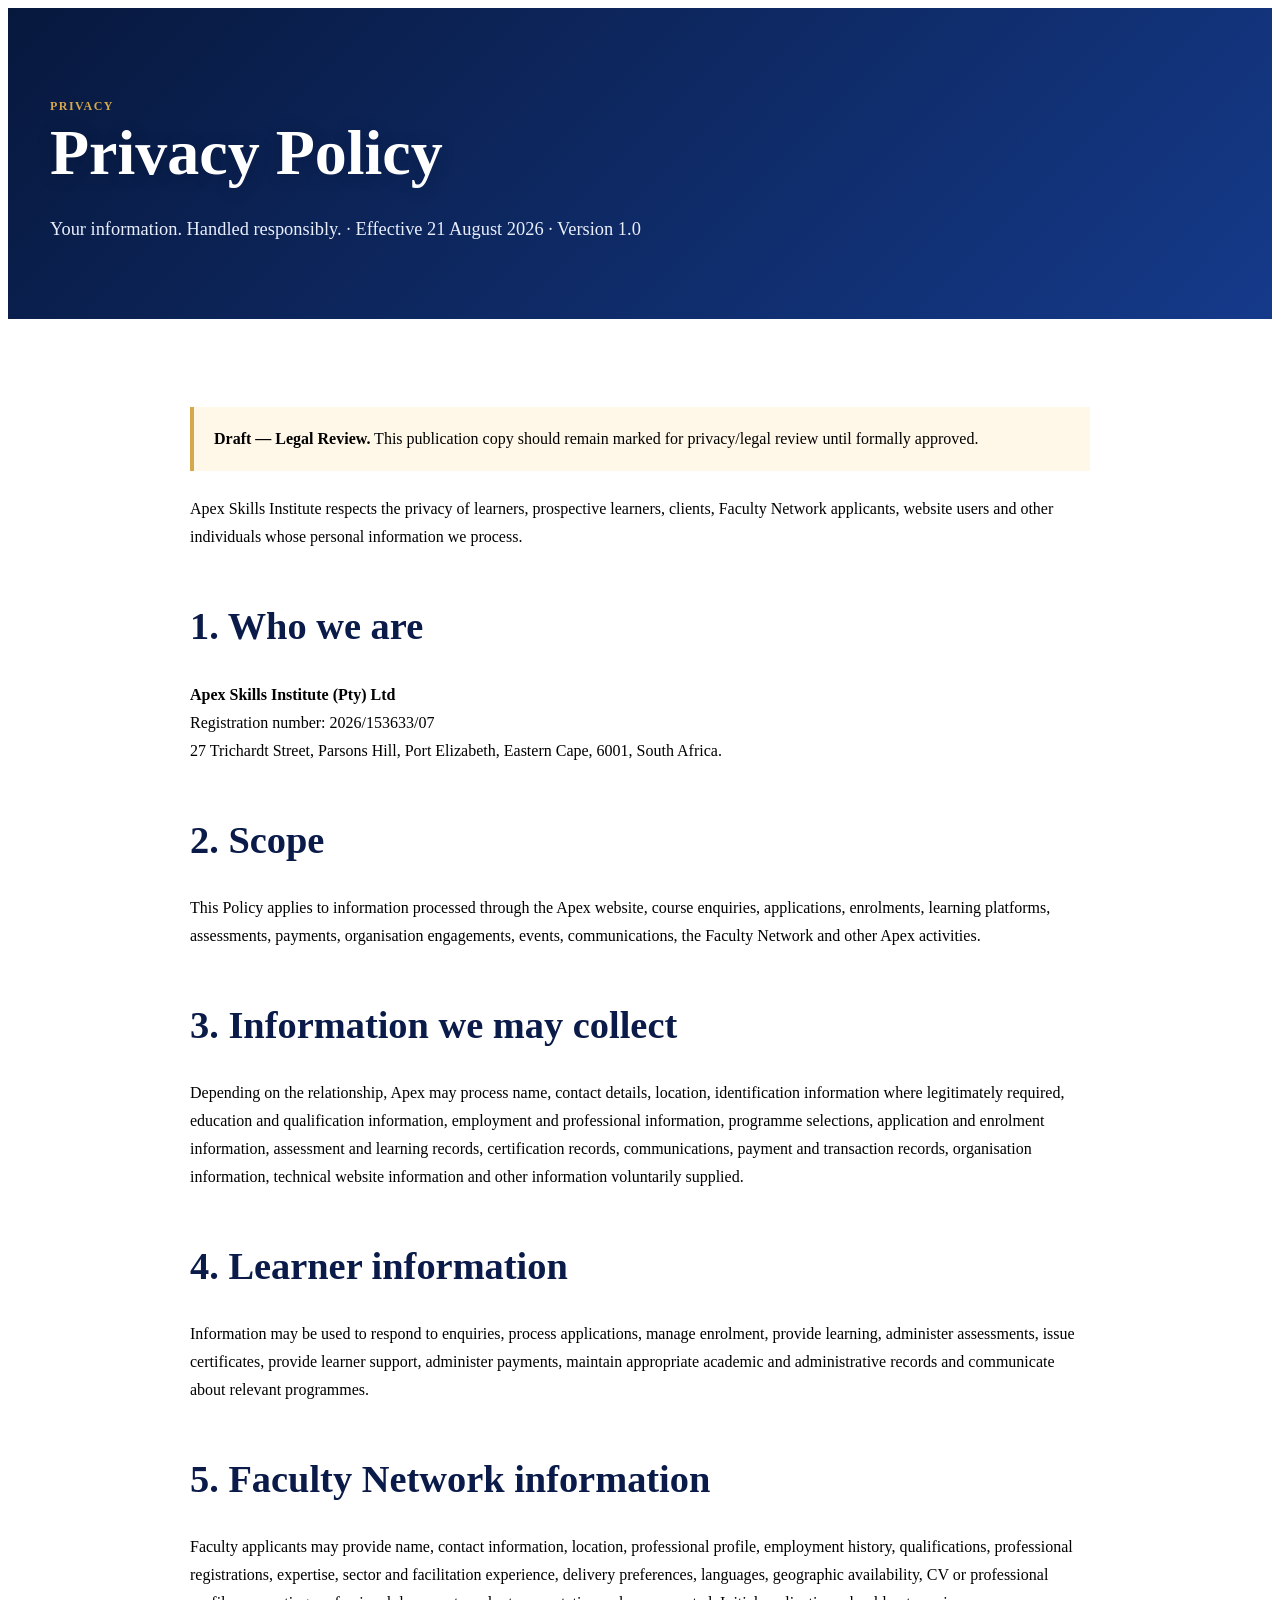
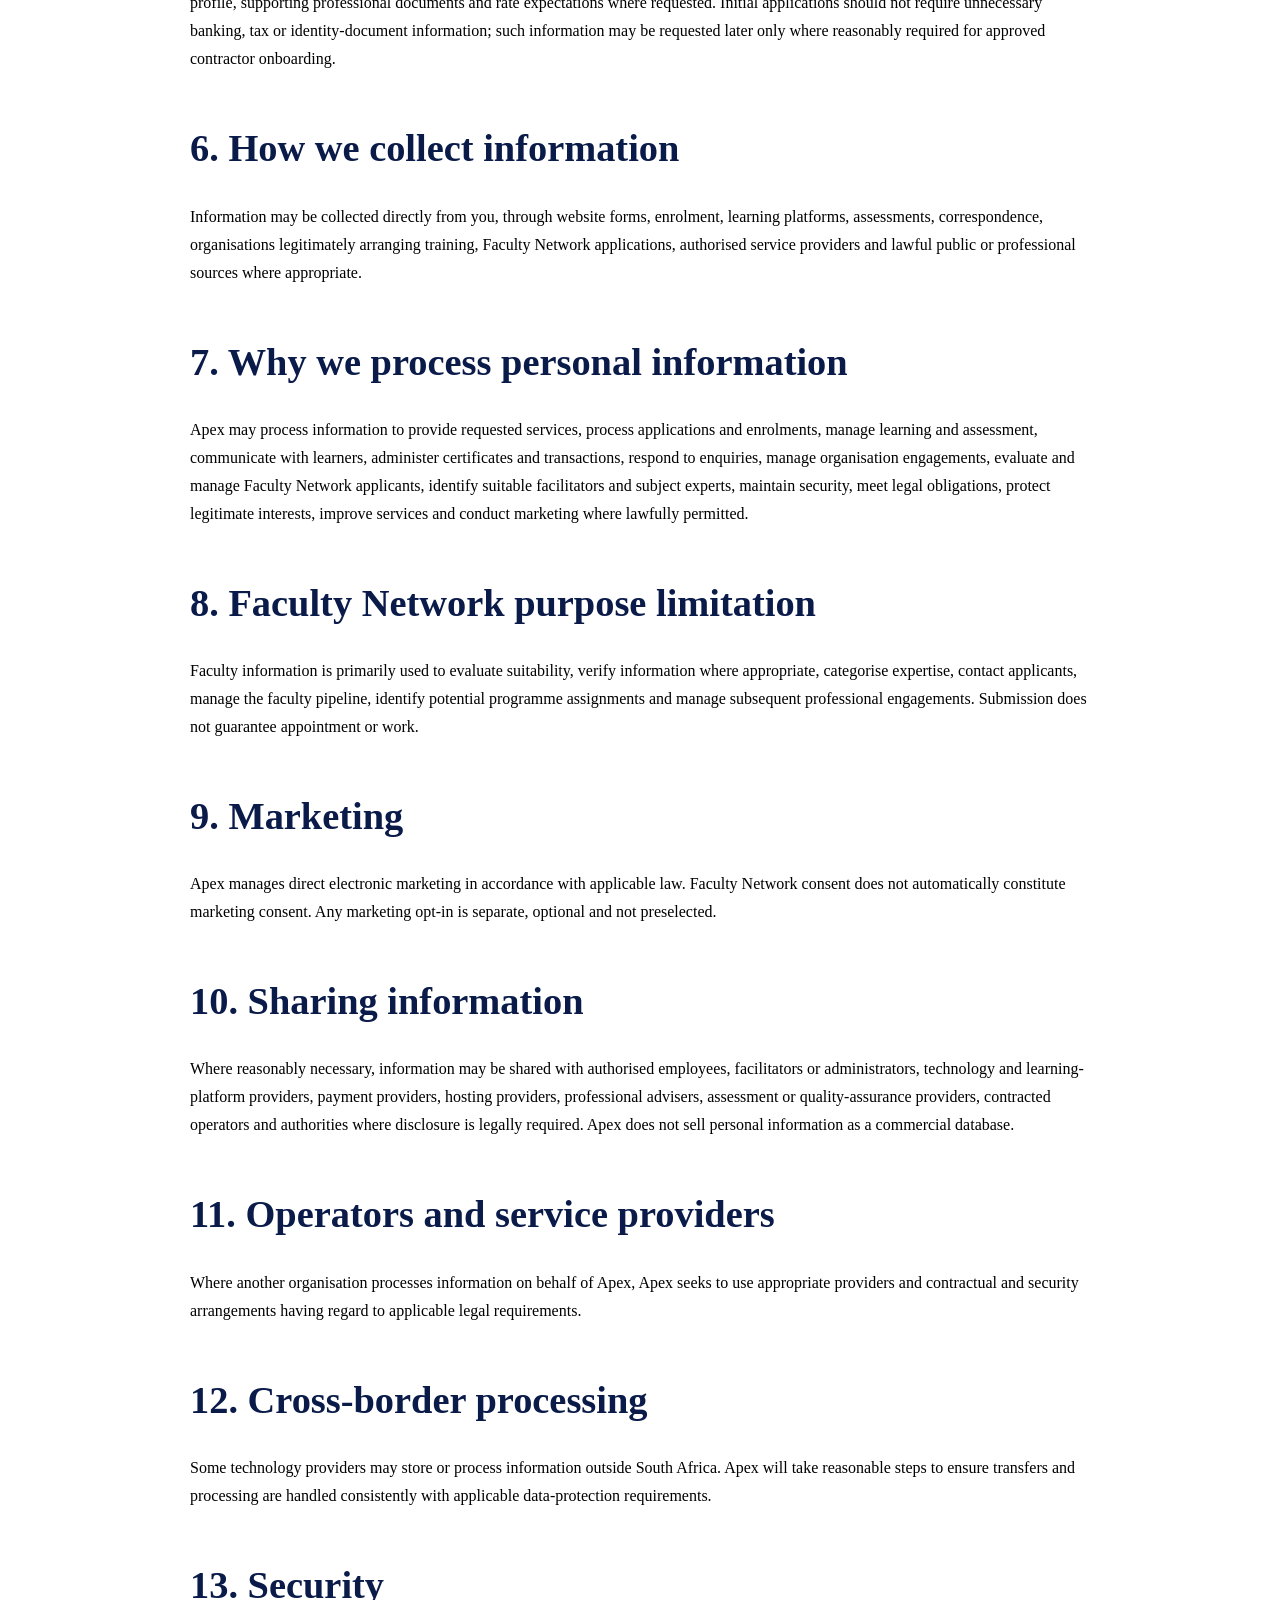
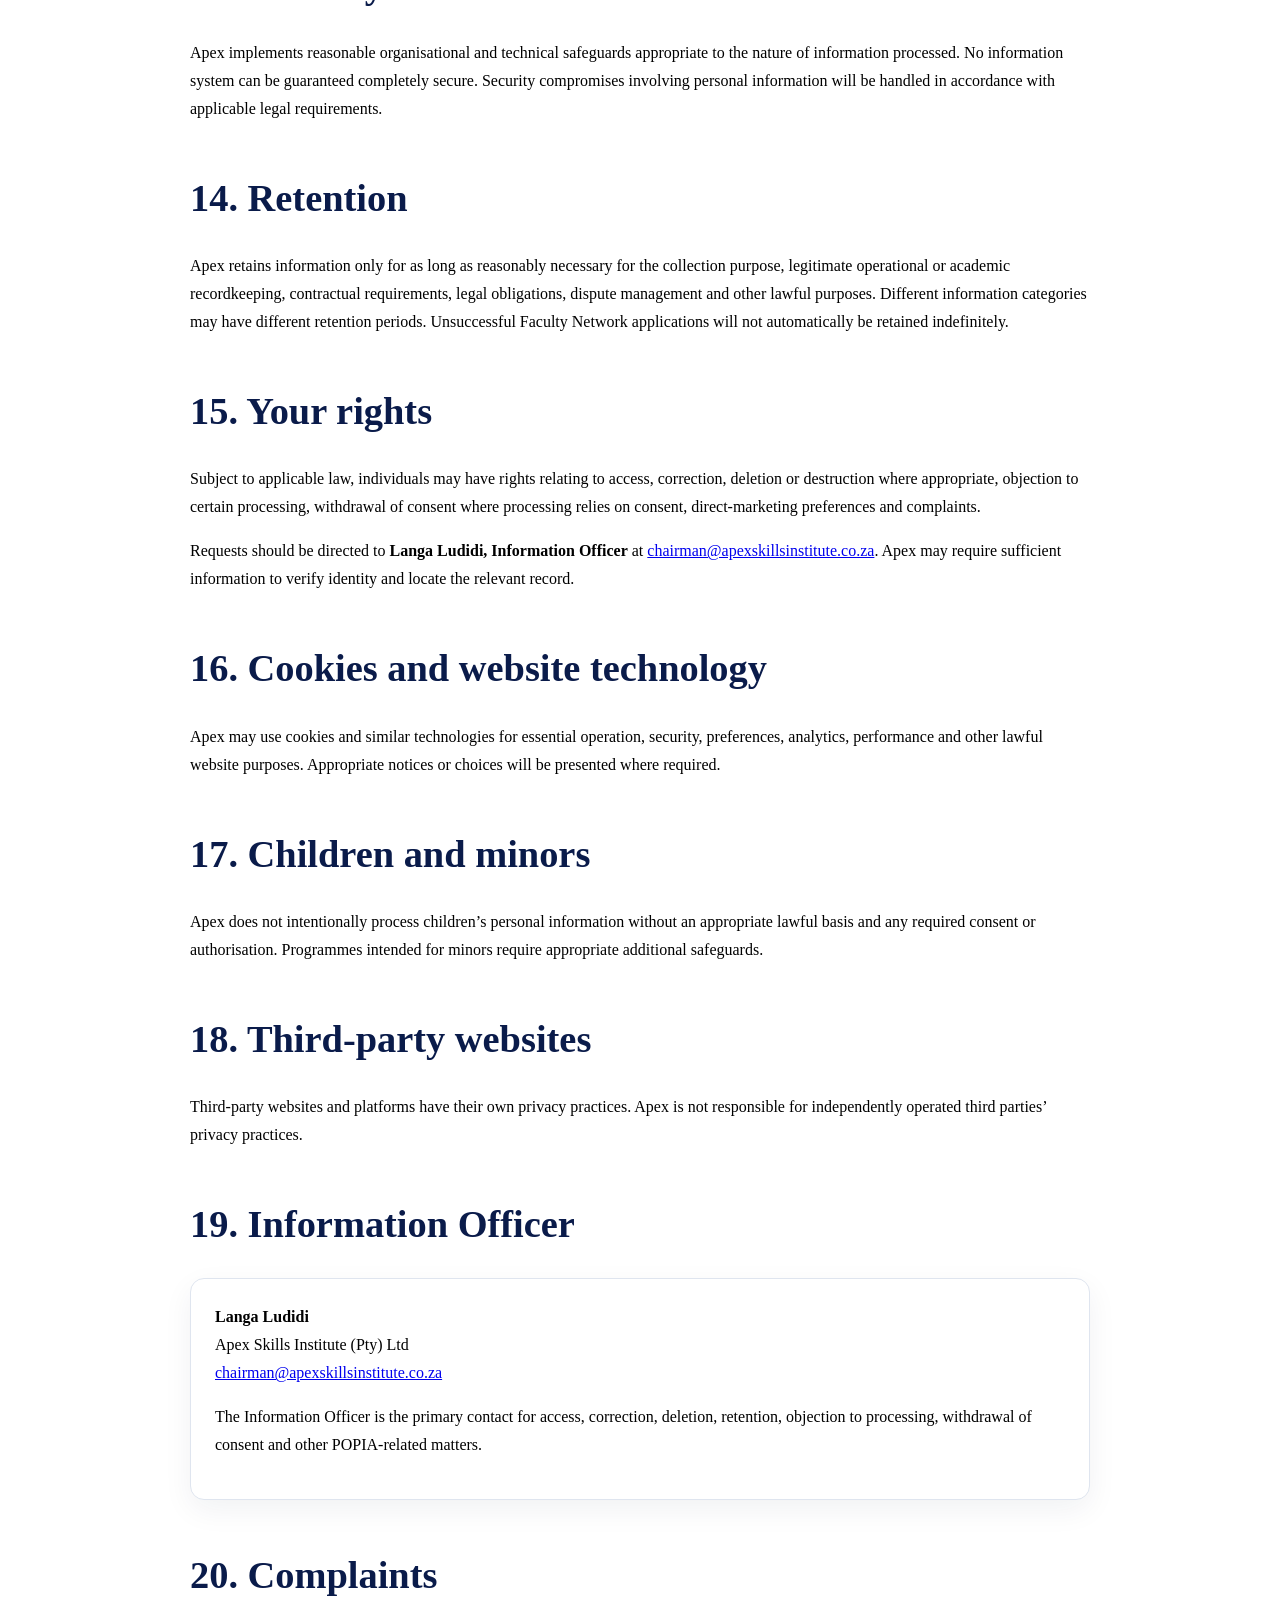
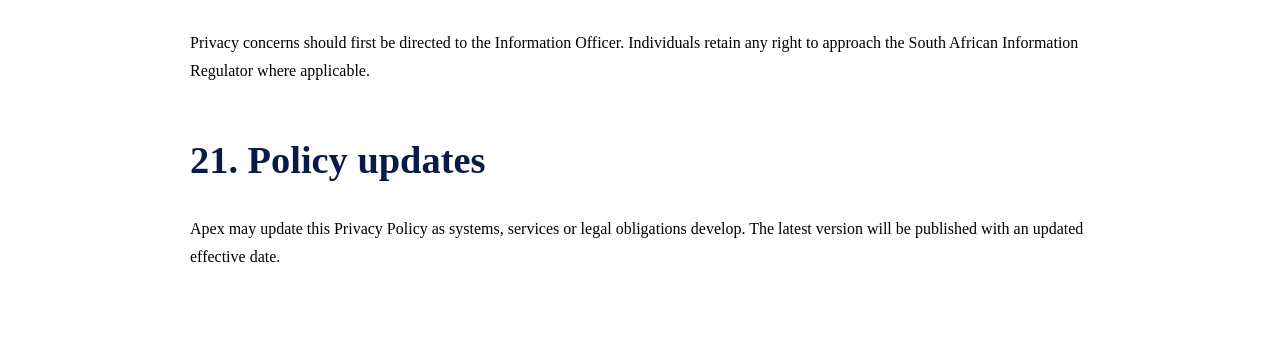
<file: privacy-policy/index.html>
<!doctype html><html lang="en"><head><meta charset="utf-8"><meta name="viewport" content="width=device-width,initial-scale=1"><title>Privacy Policy | Apex Skills Institute</title><meta name="description" content="Learn how Apex Skills Institute collects, uses, protects and manages personal information relating to learners, clients, website users and Faculty Network applicants."><link rel="stylesheet" href="https://apexskillsinstitute.co.za/assets/styles.css"><link rel="stylesheet" href="/assets/v215.css"><link rel="canonical" href="https://apexskillsinstitute.co.za/privacy-policy"><meta property="og:locale" content="en_ZA"><meta property="og:site_name" content="Apex Skills Institute"><meta property="og:type" content="website"><meta property="og:title" content="Privacy Policy | Apex Skills Institute"><meta property="og:description" content="Learn how Apex Skills Institute collects, uses, protects and manages personal information relating to learners, clients, website users and Faculty Network applicants."><meta property="og:url" content="https://apexskillsinstitute.co.za/privacy-policy"><meta property="og:image" content="https://apexskillsinstitute.co.za/assets/apex-social-card-v3.jpg"><meta property="og:image:secure_url" content="https://apexskillsinstitute.co.za/assets/apex-social-card-v3.jpg"><meta property="og:image:type" content="image/jpeg"><meta property="og:image:width" content="1200"><meta property="og:image:height" content="630"><meta property="og:image:alt" content="Apex Skills Institute — Practical Learning for Real Capability"><meta name="twitter:card" content="summary_large_image"><meta name="twitter:title" content="Privacy Policy | Apex Skills Institute"><meta name="twitter:description" content="Learn how Apex Skills Institute collects, uses, protects and manages personal information relating to learners, clients, website users and Faculty Network applicants."><meta name="twitter:image" content="https://apexskillsinstitute.co.za/assets/apex-social-card-v3.jpg"><meta name="twitter:image:alt" content="Apex Skills Institute — Practical Learning for Real Capability"></head><body><section class="v215-hero"><div class="v215-wrap"><span class="v215-badge">Privacy</span><h1>Privacy Policy</h1><p>Your information. Handled responsibly. · Effective 21 August 2026 · Version 1.0</p></div></section><main class="v215-section"><div class="v215-wrap v215-copy"><div class="v215-alert"><strong>Draft — Legal Review.</strong> This publication copy should remain marked for privacy/legal review until formally approved.</div><p>Apex Skills Institute respects the privacy of learners, prospective learners, clients, Faculty Network applicants, website users and other individuals whose personal information we process.</p><h2>1. Who we are</h2><p><strong>Apex Skills Institute (Pty) Ltd</strong><br>Registration number: 2026/153633/07<br>27 Trichardt Street, Parsons Hill, Port Elizabeth, Eastern Cape, 6001, South Africa.</p><h2>2. Scope</h2><p>This Policy applies to information processed through the Apex website, course enquiries, applications, enrolments, learning platforms, assessments, payments, organisation engagements, events, communications, the Faculty Network and other Apex activities.</p><h2>3. Information we may collect</h2><p>Depending on the relationship, Apex may process name, contact details, location, identification information where legitimately required, education and qualification information, employment and professional information, programme selections, application and enrolment information, assessment and learning records, certification records, communications, payment and transaction records, organisation information, technical website information and other information voluntarily supplied.</p><h2>4. Learner information</h2><p>Information may be used to respond to enquiries, process applications, manage enrolment, provide learning, administer assessments, issue certificates, provide learner support, administer payments, maintain appropriate academic and administrative records and communicate about relevant programmes.</p><h2>5. Faculty Network information</h2><p>Faculty applicants may provide name, contact information, location, professional profile, employment history, qualifications, professional registrations, expertise, sector and facilitation experience, delivery preferences, languages, geographic availability, CV or professional profile, supporting professional documents and rate expectations where requested. Initial applications should not require unnecessary banking, tax or identity-document information; such information may be requested later only where reasonably required for approved contractor onboarding.</p><h2>6. How we collect information</h2><p>Information may be collected directly from you, through website forms, enrolment, learning platforms, assessments, correspondence, organisations legitimately arranging training, Faculty Network applications, authorised service providers and lawful public or professional sources where appropriate.</p><h2>7. Why we process personal information</h2><p>Apex may process information to provide requested services, process applications and enrolments, manage learning and assessment, communicate with learners, administer certificates and transactions, respond to enquiries, manage organisation engagements, evaluate and manage Faculty Network applicants, identify suitable facilitators and subject experts, maintain security, meet legal obligations, protect legitimate interests, improve services and conduct marketing where lawfully permitted.</p><h2>8. Faculty Network purpose limitation</h2><p>Faculty information is primarily used to evaluate suitability, verify information where appropriate, categorise expertise, contact applicants, manage the faculty pipeline, identify potential programme assignments and manage subsequent professional engagements. Submission does not guarantee appointment or work.</p><h2>9. Marketing</h2><p>Apex manages direct electronic marketing in accordance with applicable law. Faculty Network consent does not automatically constitute marketing consent. Any marketing opt-in is separate, optional and not preselected.</p><h2>10. Sharing information</h2><p>Where reasonably necessary, information may be shared with authorised employees, facilitators or administrators, technology and learning-platform providers, payment providers, hosting providers, professional advisers, assessment or quality-assurance providers, contracted operators and authorities where disclosure is legally required. Apex does not sell personal information as a commercial database.</p><h2>11. Operators and service providers</h2><p>Where another organisation processes information on behalf of Apex, Apex seeks to use appropriate providers and contractual and security arrangements having regard to applicable legal requirements.</p><h2>12. Cross-border processing</h2><p>Some technology providers may store or process information outside South Africa. Apex will take reasonable steps to ensure transfers and processing are handled consistently with applicable data-protection requirements.</p><h2>13. Security</h2><p>Apex implements reasonable organisational and technical safeguards appropriate to the nature of information processed. No information system can be guaranteed completely secure. Security compromises involving personal information will be handled in accordance with applicable legal requirements.</p><h2>14. Retention</h2><p>Apex retains information only for as long as reasonably necessary for the collection purpose, legitimate operational or academic recordkeeping, contractual requirements, legal obligations, dispute management and other lawful purposes. Different information categories may have different retention periods. Unsuccessful Faculty Network applications will not automatically be retained indefinitely.</p><h2>15. Your rights</h2><p>Subject to applicable law, individuals may have rights relating to access, correction, deletion or destruction where appropriate, objection to certain processing, withdrawal of consent where processing relies on consent, direct-marketing preferences and complaints.</p><p>Requests should be directed to <strong>Langa Ludidi, Information Officer</strong> at <a href="mailto:chairman@apexskillsinstitute.co.za">chairman@apexskillsinstitute.co.za</a>. Apex may require sufficient information to verify identity and locate the relevant record.</p><h2>16. Cookies and website technology</h2><p>Apex may use cookies and similar technologies for essential operation, security, preferences, analytics, performance and other lawful website purposes. Appropriate notices or choices will be presented where required.</p><h2>17. Children and minors</h2><p>Apex does not intentionally process children’s personal information without an appropriate lawful basis and any required consent or authorisation. Programmes intended for minors require appropriate additional safeguards.</p><h2>18. Third-party websites</h2><p>Third-party websites and platforms have their own privacy practices. Apex is not responsible for independently operated third parties’ privacy practices.</p><h2>19. Information Officer</h2><div class="v215-card"><strong>Langa Ludidi</strong><br>Apex Skills Institute (Pty) Ltd<br><a href="mailto:chairman@apexskillsinstitute.co.za">chairman@apexskillsinstitute.co.za</a><p>The Information Officer is the primary contact for access, correction, deletion, retention, objection to processing, withdrawal of consent and other POPIA-related matters.</p></div><h2>20. Complaints</h2><p>Privacy concerns should first be directed to the Information Officer. Individuals retain any right to approach the South African Information Regulator where applicable.</p><h2>21. Policy updates</h2><p>Apex may update this Privacy Policy as systems, services or legal obligations develop. The latest version will be published with an updated effective date.</p></div></main></body></html>
</file>
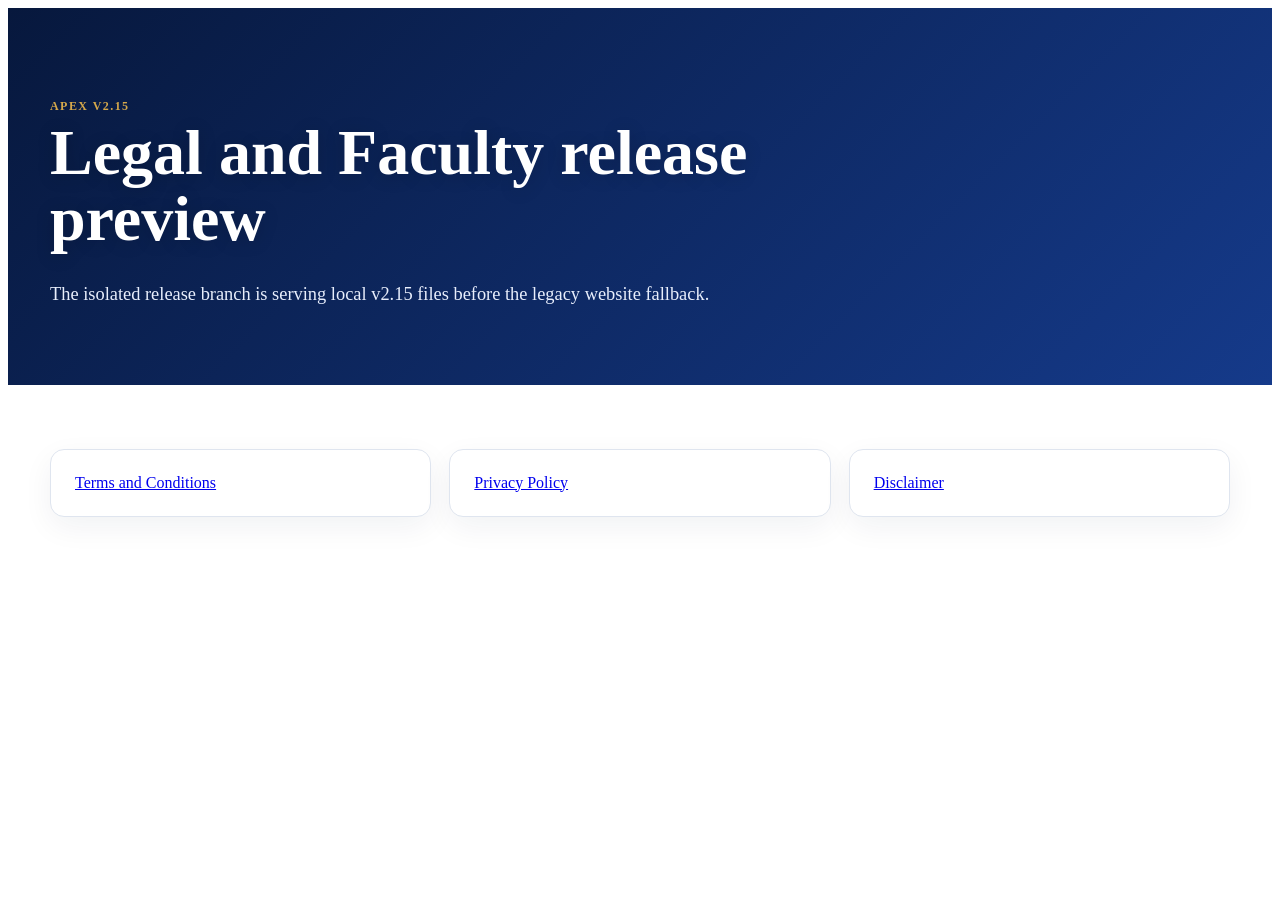
<file: release-check/index.html>
<!doctype html><html lang="en"><head><meta charset="utf-8"><meta name="viewport" content="width=device-width,initial-scale=1"><title>Apex v2.15 Legal & Faculty Release</title><link rel="stylesheet" href="/assets/v215.css"></head><body><section class="v215-hero"><div class="v215-wrap"><span class="v215-badge">Apex v2.15</span><h1>Legal and Faculty release preview</h1><p>The isolated release branch is serving local v2.15 files before the legacy website fallback.</p></div></section><main class="v215-section"><div class="v215-wrap"><div class="v215-grid"><a class="v215-card" href="/terms-and-conditions">Terms and Conditions</a><a class="v215-card" href="/privacy-policy">Privacy Policy</a><a class="v215-card" href="/disclaimer">Disclaimer</a></div></div></main></body></html>
</file>
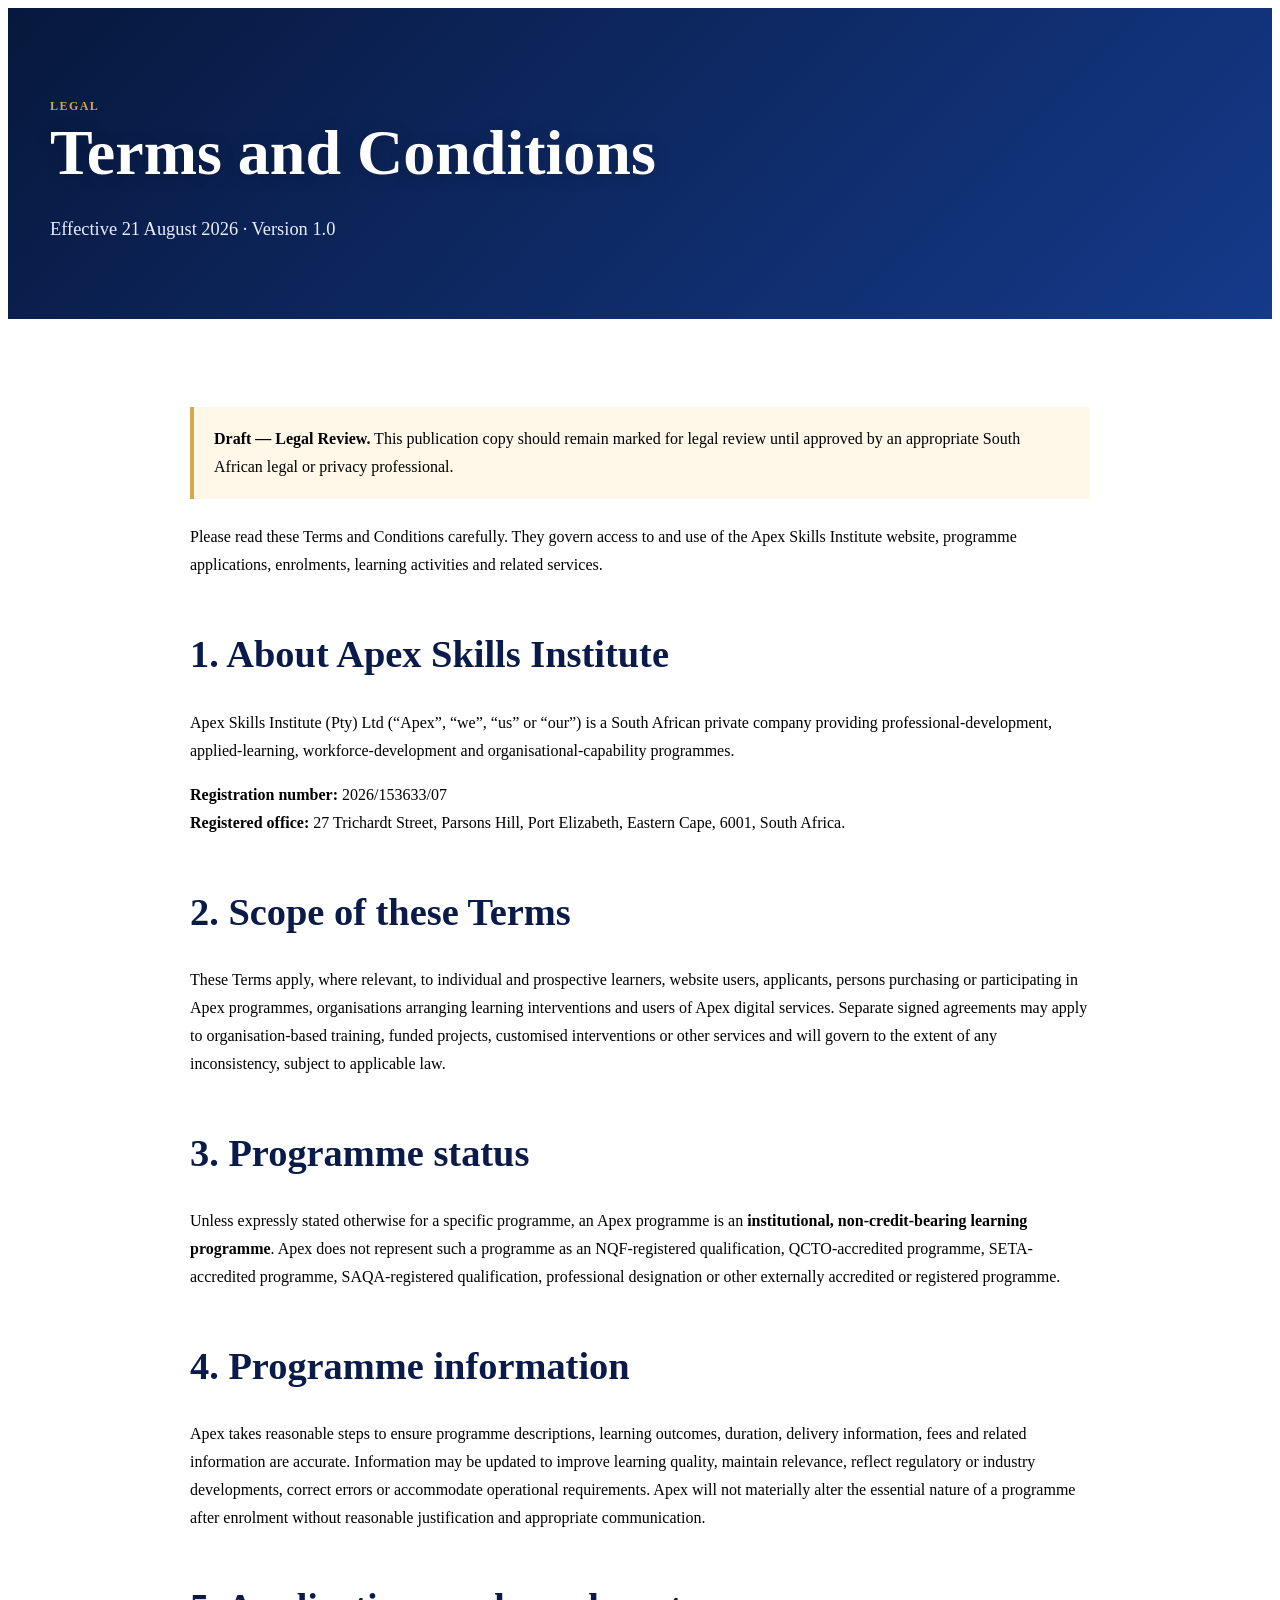
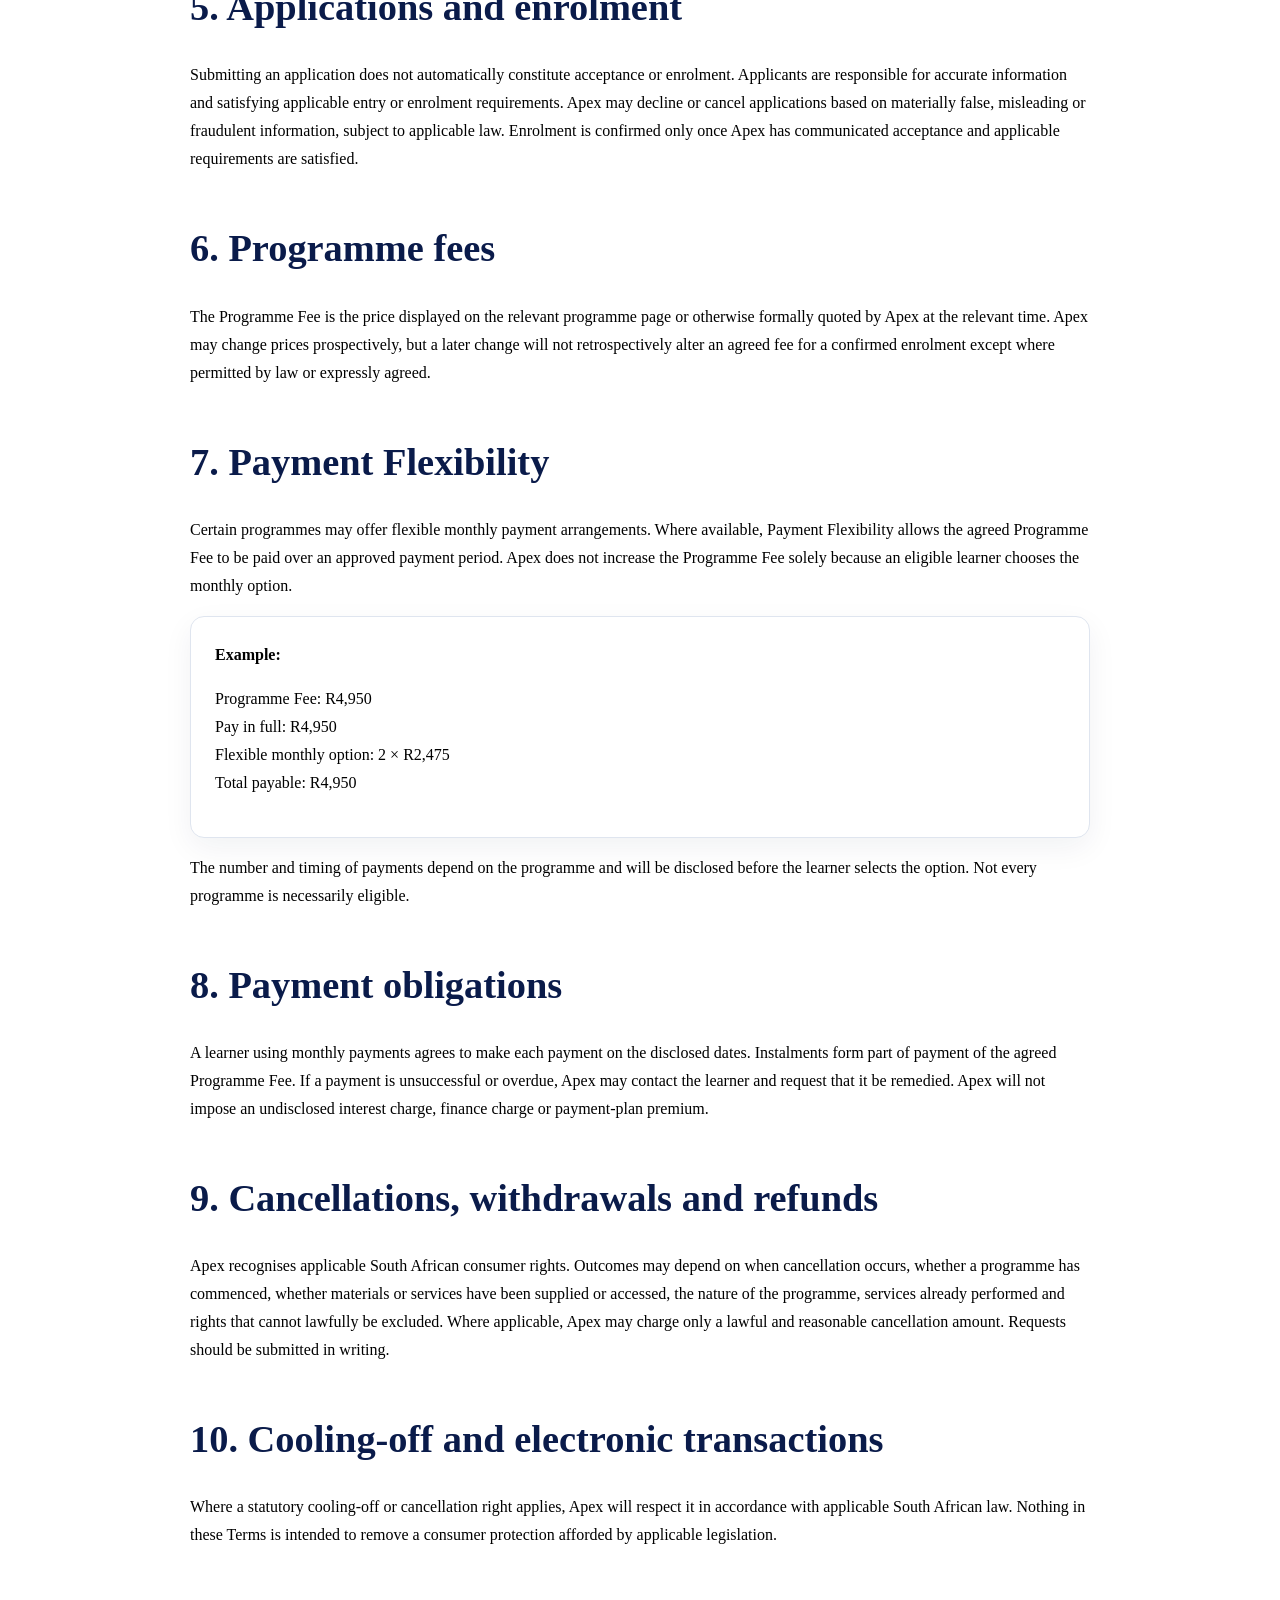
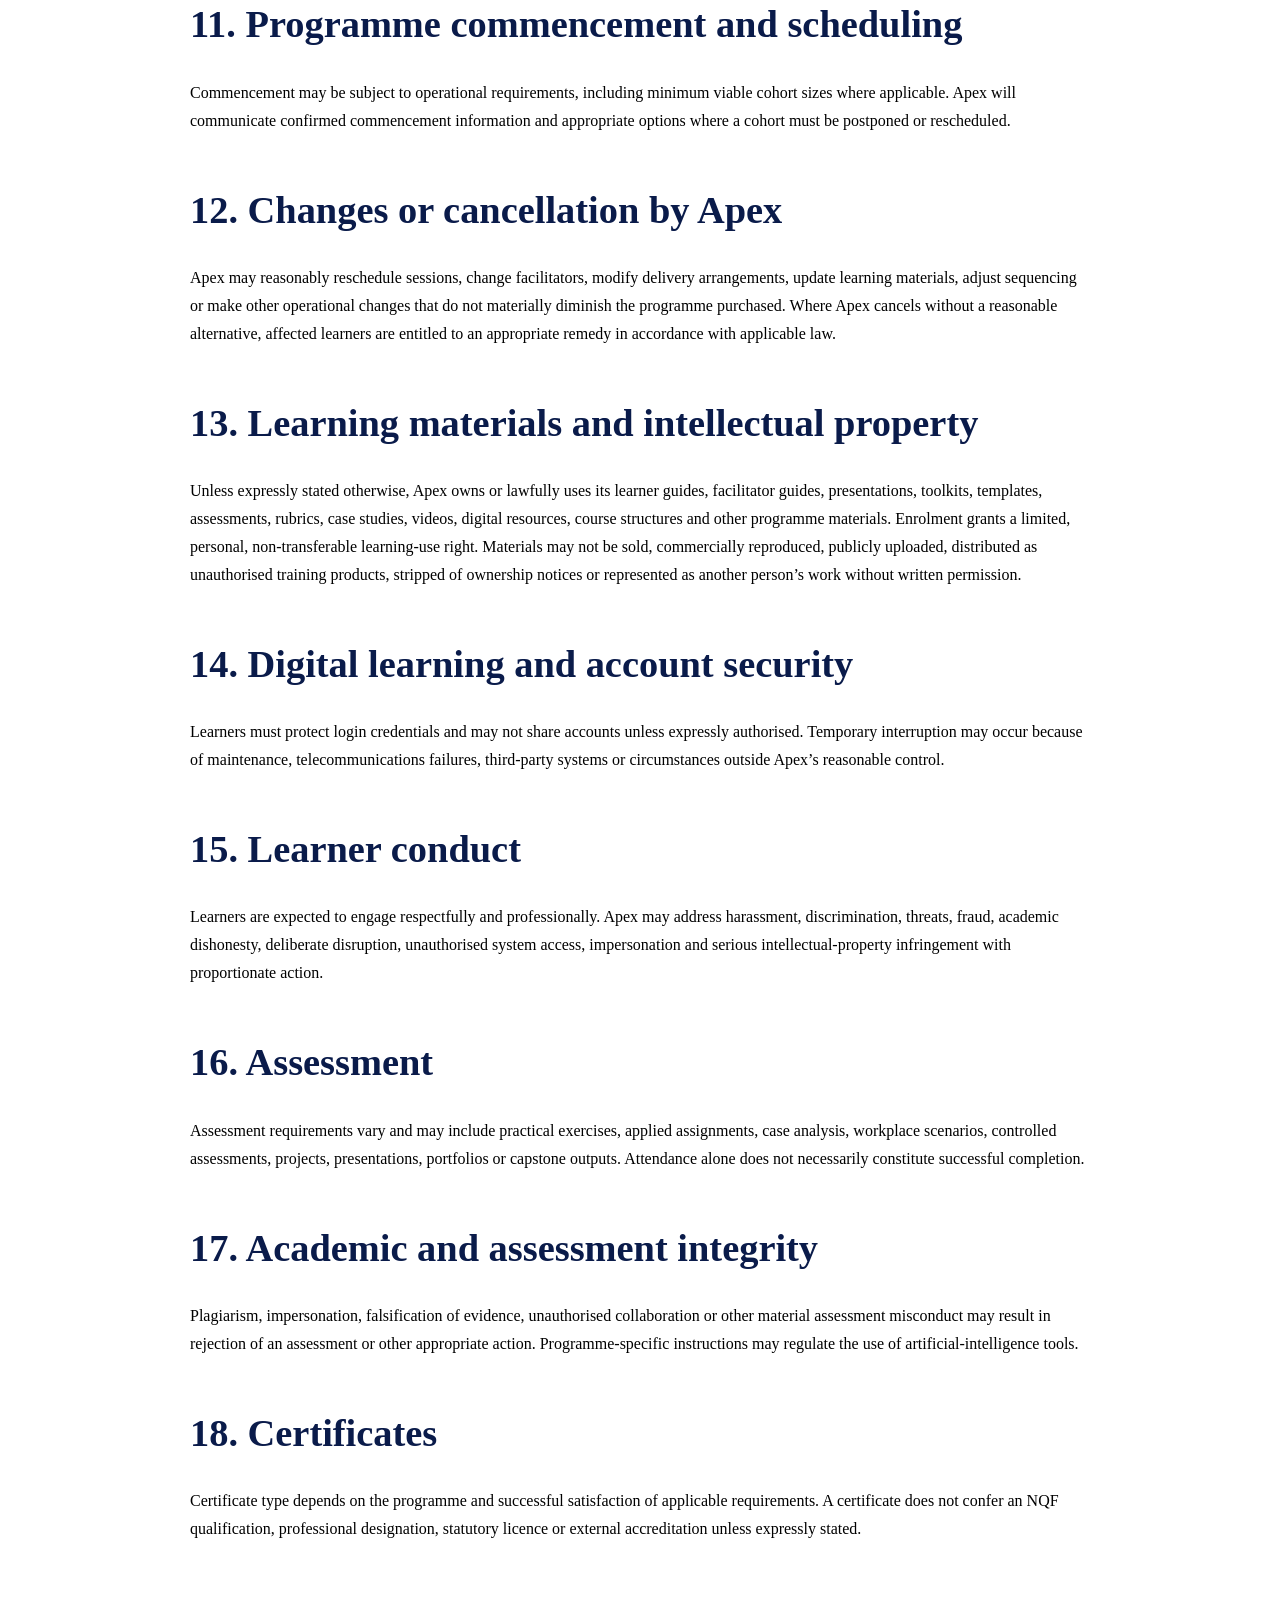
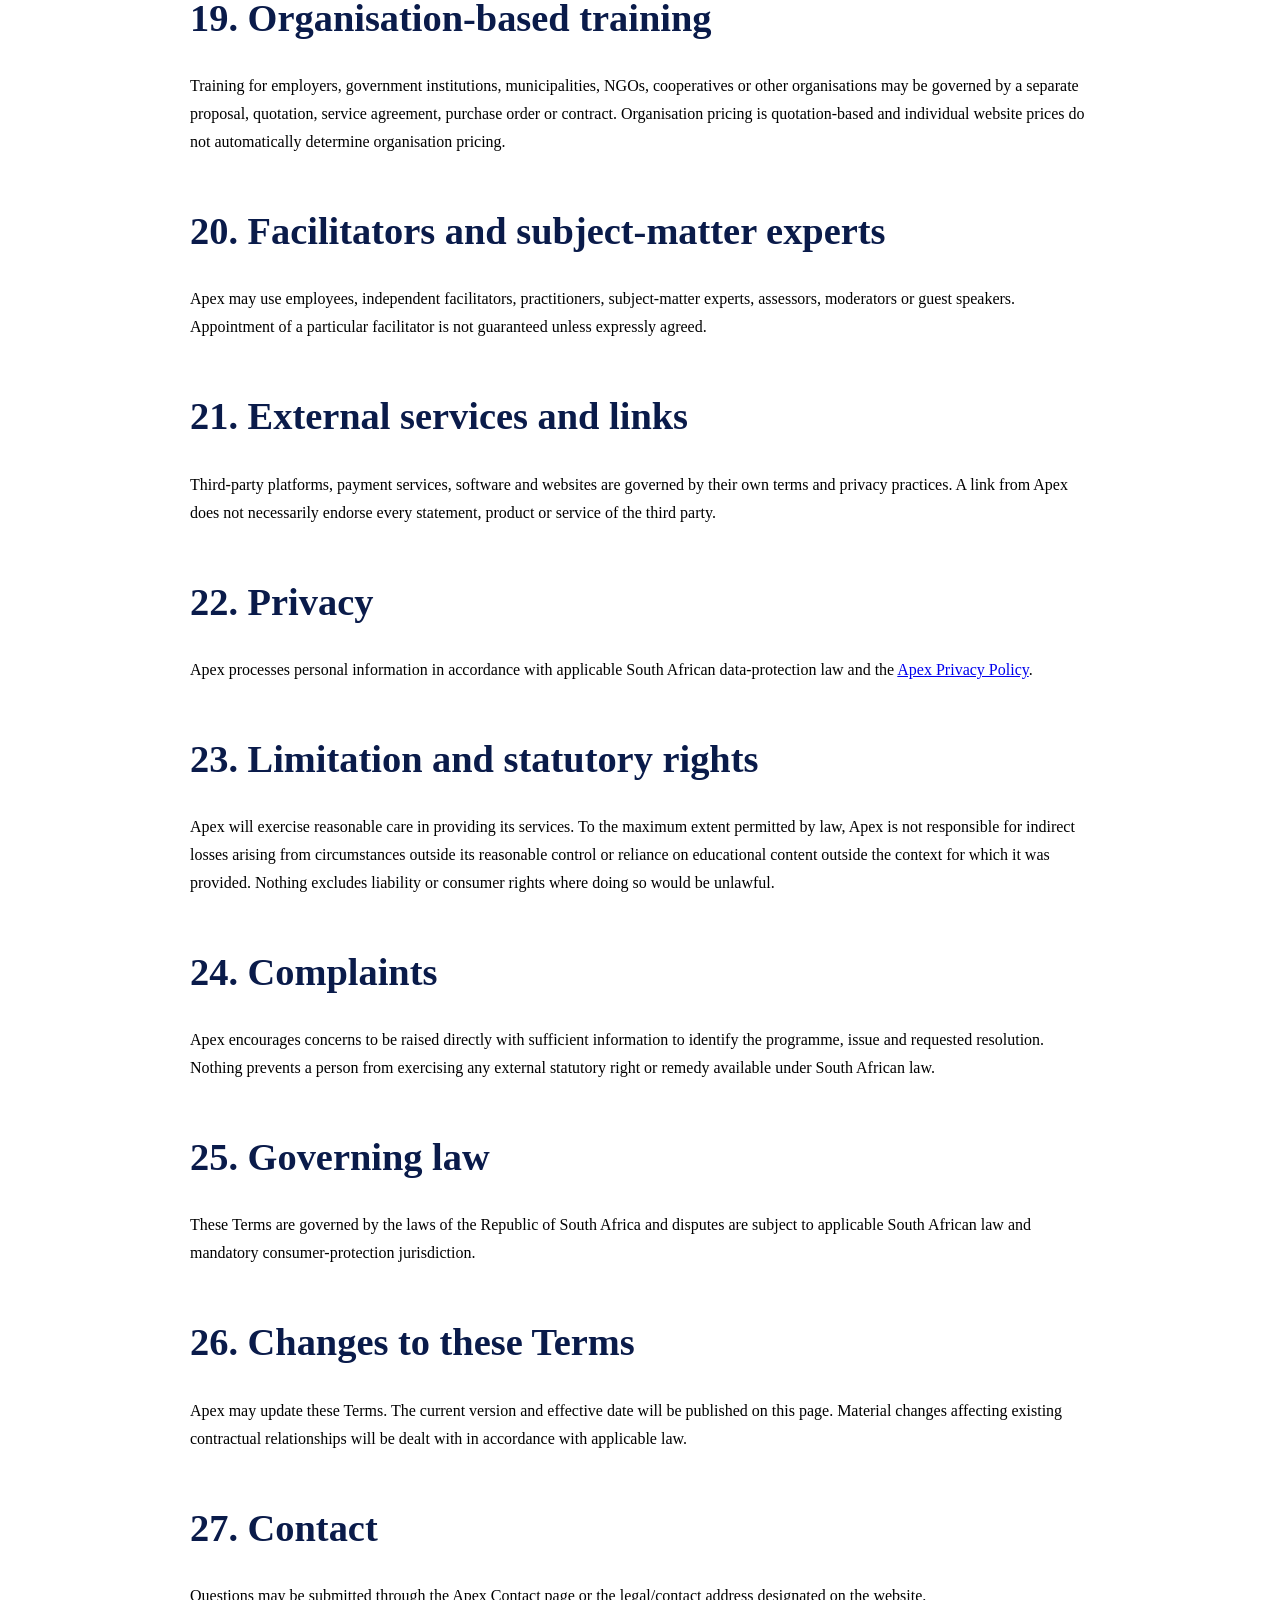
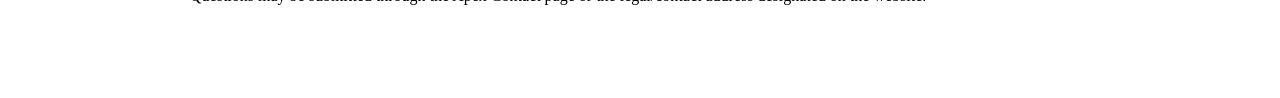
<file: terms-and-conditions/index.html>
<!doctype html><html lang="en"><head><meta charset="utf-8"><meta name="viewport" content="width=device-width,initial-scale=1"><title>Terms and Conditions | Apex Skills Institute</title><meta name="description" content="Terms and conditions governing use of the Apex Skills Institute website, programme enrolment, fees, payment flexibility, learning, assessment and related services."><link rel="stylesheet" href="https://apexskillsinstitute.co.za/assets/styles.css"><link rel="stylesheet" href="/assets/v215.css"><link rel="canonical" href="https://apexskillsinstitute.co.za/terms-and-conditions"><meta property="og:locale" content="en_ZA"><meta property="og:site_name" content="Apex Skills Institute"><meta property="og:type" content="website"><meta property="og:title" content="Terms and Conditions | Apex Skills Institute"><meta property="og:description" content="Terms and conditions governing use of the Apex Skills Institute website, programme enrolment, fees, payment flexibility, learning, assessment and related services."><meta property="og:url" content="https://apexskillsinstitute.co.za/terms-and-conditions"><meta property="og:image" content="https://apexskillsinstitute.co.za/assets/apex-social-card-v3.jpg"><meta property="og:image:secure_url" content="https://apexskillsinstitute.co.za/assets/apex-social-card-v3.jpg"><meta property="og:image:type" content="image/jpeg"><meta property="og:image:width" content="1200"><meta property="og:image:height" content="630"><meta property="og:image:alt" content="Apex Skills Institute — Practical Learning for Real Capability"><meta name="twitter:card" content="summary_large_image"><meta name="twitter:title" content="Terms and Conditions | Apex Skills Institute"><meta name="twitter:description" content="Terms and conditions governing use of the Apex Skills Institute website, programme enrolment, fees, payment flexibility, learning, assessment and related services."><meta name="twitter:image" content="https://apexskillsinstitute.co.za/assets/apex-social-card-v3.jpg"><meta name="twitter:image:alt" content="Apex Skills Institute — Practical Learning for Real Capability"></head><body><section class="v215-hero"><div class="v215-wrap"><span class="v215-badge">Legal</span><h1>Terms and Conditions</h1><p>Effective 21 August 2026 · Version 1.0</p></div></section><main class="v215-section"><div class="v215-wrap v215-copy"><div class="v215-alert"><strong>Draft — Legal Review.</strong> This publication copy should remain marked for legal review until approved by an appropriate South African legal or privacy professional.</div><p>Please read these Terms and Conditions carefully. They govern access to and use of the Apex Skills Institute website, programme applications, enrolments, learning activities and related services.</p><h2>1. About Apex Skills Institute</h2><p>Apex Skills Institute (Pty) Ltd (“Apex”, “we”, “us” or “our”) is a South African private company providing professional-development, applied-learning, workforce-development and organisational-capability programmes.</p><p><strong>Registration number:</strong> 2026/153633/07<br><strong>Registered office:</strong> 27 Trichardt Street, Parsons Hill, Port Elizabeth, Eastern Cape, 6001, South Africa.</p><h2>2. Scope of these Terms</h2><p>These Terms apply, where relevant, to individual and prospective learners, website users, applicants, persons purchasing or participating in Apex programmes, organisations arranging learning interventions and users of Apex digital services. Separate signed agreements may apply to organisation-based training, funded projects, customised interventions or other services and will govern to the extent of any inconsistency, subject to applicable law.</p><h2>3. Programme status</h2><p>Unless expressly stated otherwise for a specific programme, an Apex programme is an <strong>institutional, non-credit-bearing learning programme</strong>. Apex does not represent such a programme as an NQF-registered qualification, QCTO-accredited programme, SETA-accredited programme, SAQA-registered qualification, professional designation or other externally accredited or registered programme.</p><h2>4. Programme information</h2><p>Apex takes reasonable steps to ensure programme descriptions, learning outcomes, duration, delivery information, fees and related information are accurate. Information may be updated to improve learning quality, maintain relevance, reflect regulatory or industry developments, correct errors or accommodate operational requirements. Apex will not materially alter the essential nature of a programme after enrolment without reasonable justification and appropriate communication.</p><h2>5. Applications and enrolment</h2><p>Submitting an application does not automatically constitute acceptance or enrolment. Applicants are responsible for accurate information and satisfying applicable entry or enrolment requirements. Apex may decline or cancel applications based on materially false, misleading or fraudulent information, subject to applicable law. Enrolment is confirmed only once Apex has communicated acceptance and applicable requirements are satisfied.</p><h2>6. Programme fees</h2><p>The Programme Fee is the price displayed on the relevant programme page or otherwise formally quoted by Apex at the relevant time. Apex may change prices prospectively, but a later change will not retrospectively alter an agreed fee for a confirmed enrolment except where permitted by law or expressly agreed.</p><h2>7. Payment Flexibility</h2><p>Certain programmes may offer flexible monthly payment arrangements. Where available, Payment Flexibility allows the agreed Programme Fee to be paid over an approved payment period. Apex does not increase the Programme Fee solely because an eligible learner chooses the monthly option.</p><div class="v215-card"><strong>Example:</strong><p>Programme Fee: R4,950<br>Pay in full: R4,950<br>Flexible monthly option: 2 × R2,475<br>Total payable: R4,950</p></div><p>The number and timing of payments depend on the programme and will be disclosed before the learner selects the option. Not every programme is necessarily eligible.</p><h2>8. Payment obligations</h2><p>A learner using monthly payments agrees to make each payment on the disclosed dates. Instalments form part of payment of the agreed Programme Fee. If a payment is unsuccessful or overdue, Apex may contact the learner and request that it be remedied. Apex will not impose an undisclosed interest charge, finance charge or payment-plan premium.</p><h2>9. Cancellations, withdrawals and refunds</h2><p>Apex recognises applicable South African consumer rights. Outcomes may depend on when cancellation occurs, whether a programme has commenced, whether materials or services have been supplied or accessed, the nature of the programme, services already performed and rights that cannot lawfully be excluded. Where applicable, Apex may charge only a lawful and reasonable cancellation amount. Requests should be submitted in writing.</p><h2>10. Cooling-off and electronic transactions</h2><p>Where a statutory cooling-off or cancellation right applies, Apex will respect it in accordance with applicable South African law. Nothing in these Terms is intended to remove a consumer protection afforded by applicable legislation.</p><h2>11. Programme commencement and scheduling</h2><p>Commencement may be subject to operational requirements, including minimum viable cohort sizes where applicable. Apex will communicate confirmed commencement information and appropriate options where a cohort must be postponed or rescheduled.</p><h2>12. Changes or cancellation by Apex</h2><p>Apex may reasonably reschedule sessions, change facilitators, modify delivery arrangements, update learning materials, adjust sequencing or make other operational changes that do not materially diminish the programme purchased. Where Apex cancels without a reasonable alternative, affected learners are entitled to an appropriate remedy in accordance with applicable law.</p><h2>13. Learning materials and intellectual property</h2><p>Unless expressly stated otherwise, Apex owns or lawfully uses its learner guides, facilitator guides, presentations, toolkits, templates, assessments, rubrics, case studies, videos, digital resources, course structures and other programme materials. Enrolment grants a limited, personal, non-transferable learning-use right. Materials may not be sold, commercially reproduced, publicly uploaded, distributed as unauthorised training products, stripped of ownership notices or represented as another person’s work without written permission.</p><h2>14. Digital learning and account security</h2><p>Learners must protect login credentials and may not share accounts unless expressly authorised. Temporary interruption may occur because of maintenance, telecommunications failures, third-party systems or circumstances outside Apex’s reasonable control.</p><h2>15. Learner conduct</h2><p>Learners are expected to engage respectfully and professionally. Apex may address harassment, discrimination, threats, fraud, academic dishonesty, deliberate disruption, unauthorised system access, impersonation and serious intellectual-property infringement with proportionate action.</p><h2>16. Assessment</h2><p>Assessment requirements vary and may include practical exercises, applied assignments, case analysis, workplace scenarios, controlled assessments, projects, presentations, portfolios or capstone outputs. Attendance alone does not necessarily constitute successful completion.</p><h2>17. Academic and assessment integrity</h2><p>Plagiarism, impersonation, falsification of evidence, unauthorised collaboration or other material assessment misconduct may result in rejection of an assessment or other appropriate action. Programme-specific instructions may regulate the use of artificial-intelligence tools.</p><h2>18. Certificates</h2><p>Certificate type depends on the programme and successful satisfaction of applicable requirements. A certificate does not confer an NQF qualification, professional designation, statutory licence or external accreditation unless expressly stated.</p><h2>19. Organisation-based training</h2><p>Training for employers, government institutions, municipalities, NGOs, cooperatives or other organisations may be governed by a separate proposal, quotation, service agreement, purchase order or contract. Organisation pricing is quotation-based and individual website prices do not automatically determine organisation pricing.</p><h2>20. Facilitators and subject-matter experts</h2><p>Apex may use employees, independent facilitators, practitioners, subject-matter experts, assessors, moderators or guest speakers. Appointment of a particular facilitator is not guaranteed unless expressly agreed.</p><h2>21. External services and links</h2><p>Third-party platforms, payment services, software and websites are governed by their own terms and privacy practices. A link from Apex does not necessarily endorse every statement, product or service of the third party.</p><h2>22. Privacy</h2><p>Apex processes personal information in accordance with applicable South African data-protection law and the <a href="/privacy-policy">Apex Privacy Policy</a>.</p><h2>23. Limitation and statutory rights</h2><p>Apex will exercise reasonable care in providing its services. To the maximum extent permitted by law, Apex is not responsible for indirect losses arising from circumstances outside its reasonable control or reliance on educational content outside the context for which it was provided. Nothing excludes liability or consumer rights where doing so would be unlawful.</p><h2>24. Complaints</h2><p>Apex encourages concerns to be raised directly with sufficient information to identify the programme, issue and requested resolution. Nothing prevents a person from exercising any external statutory right or remedy available under South African law.</p><h2>25. Governing law</h2><p>These Terms are governed by the laws of the Republic of South Africa and disputes are subject to applicable South African law and mandatory consumer-protection jurisdiction.</p><h2>26. Changes to these Terms</h2><p>Apex may update these Terms. The current version and effective date will be published on this page. Material changes affecting existing contractual relationships will be dealt with in accordance with applicable law.</p><h2>27. Contact</h2><p>Questions may be submitted through the Apex Contact page or the legal/contact address designated on the website.</p></div></main></body></html>
</file>
<file: assets/v215.css>
/* Apex v2.15 overlay */
:root{--apex-navy:#0A1B4A;--apex-blue:#153a8a;--apex-gold:#d5a84b;--apex-bg:#f5f7fb;--apex-border:#dfe5ef;--apex-text:#172033}
.v215-wrap{max-width:1180px;margin:0 auto;padding:0 24px}
.v215-hero{padding:88px 0 56px;background:linear-gradient(135deg,#07183d,#153a8a);color:#fff}
.v215-hero h1{font-size:clamp(2.2rem,5vw,4.5rem);line-height:1.02;max-width:900px;margin:.4rem 0 1rem;color:#fff!important;text-shadow:0 2px 18px rgba(0,0,0,.18)}
.v215-hero p{font-size:1.15rem;max-width:820px;line-height:1.7;color:#e8eefc}
.v215-section{padding:64px 0}
.v215-section.soft{background:var(--apex-bg)}
.v215-section h2{font-size:clamp(1.8rem,3vw,2.8rem);color:var(--apex-navy);margin:0 0 20px}
.v215-section h3{color:var(--apex-navy)}
.v215-copy{max-width:900px;line-height:1.75}
.v215-copy h2{margin-top:42px}
.v215-copy h3{margin-top:28px}
.v215-copy ul{padding-left:22px}
.v215-copy li{margin:7px 0}
.v215-badge{display:inline-block;text-transform:uppercase;letter-spacing:.12em;font-size:.75rem;font-weight:800;color:var(--apex-gold)}
.v215-alert{padding:18px 20px;border-left:4px solid var(--apex-gold);background:#fff7e7;margin:24px 0}
.v215-grid{display:grid;grid-template-columns:repeat(3,minmax(0,1fr));gap:18px}
.v215-card{background:#fff;border:1px solid var(--apex-border);border-radius:14px;padding:24px;box-shadow:0 10px 30px rgba(10,27,74,.06)}
.v215-process{display:grid;grid-template-columns:repeat(3,minmax(0,1fr));gap:16px}
.v215-process b{font-size:1.7rem;color:var(--apex-gold)}
.faculty-form-shell{background:#fff;border:1px solid var(--apex-border);border-radius:18px;padding:28px;box-shadow:0 16px 40px rgba(10,27,74,.08)}
.faculty-progress{height:8px;background:#e8edf5;border-radius:999px;overflow:hidden;margin:14px 0 26px}
.faculty-progress span{display:block;height:100%;background:var(--apex-gold);width:8.33%;transition:width .2s}
.faculty-step{display:none;border:0;padding:0;margin:0}
.faculty-step.active{display:block}
.faculty-step legend{font-size:1.35rem;font-weight:800;color:var(--apex-navy);margin-bottom:18px}
.form-grid{display:grid;grid-template-columns:repeat(2,minmax(0,1fr));gap:18px}
.field{display:flex;flex-direction:column;gap:7px}
.field.full{grid-column:1/-1}
.field label,.label-like{font-weight:700;color:var(--apex-text)}
.field input,.field select,.field textarea,.language-row input,.language-row select{width:100%;box-sizing:border-box;border:1px solid #cbd5e1;border-radius:9px;padding:12px 13px;font:inherit;background:#fff}
.check-grid,.radio-row{display:grid;grid-template-columns:repeat(2,minmax(0,1fr));gap:10px}
.check-grid label,.radio-row label,.declaration-list label{display:flex;gap:9px;align-items:flex-start;padding:10px;border:1px solid #e1e6ef;border-radius:9px;background:#fff}
.check-grid input,.radio-row input,.declaration-list input{margin-top:3px}
.faculty-form-actions{display:flex;gap:12px;justify-content:flex-end;margin-top:24px}
.faculty-form-message{margin-top:18px;padding:12px 14px;border-radius:9px}
.faculty-form-message.error{background:#fff0f0;color:#8b1d1d}
.faculty-form-message.info{background:#eef5ff;color:#183d77}
.faculty-confirmation{padding:28px;background:#effaf3;border:1px solid #b8e3c7;border-radius:14px}
.language-row{display:grid;grid-template-columns:2fr 1fr;gap:10px;margin-bottom:10px}
.text-button{border:0;background:none;color:var(--apex-blue);font-weight:700;cursor:pointer}
.privacy-minimisation,.faculty-consent-note,.privacy-contact-mini{padding:14px 16px;background:#f7f9fc;border:1px solid #e3e8f0;border-radius:10px;margin-top:16px}
.v215-footer{background:#07183d;color:#dfe7f8;padding:38px 0;margin-top:40px}
.v215-footer a{color:#fff}
.v215-footer-grid{display:grid;grid-template-columns:2fr 1fr 1fr 1fr;gap:24px}
.v215-footer h3{color:#fff}
.v215-footer a{display:block;margin:8px 0;text-decoration:none}
.v215-small{font-size:.9rem;color:#64748b}
.v215-btn{display:inline-block;padding:12px 18px;border-radius:9px;text-decoration:none;font-weight:800;background:var(--apex-gold);color:#07183d}
.v215-btn.secondary{background:#fff;color:var(--apex-navy);border:1px solid #dce3ee}
.v215-hero p:last-child{display:flex;align-items:stretch;gap:12px;margin-top:28px}
.v215-hero p:last-child .v215-btn{display:flex;align-items:center;justify-content:center;text-align:center;min-height:52px}
.faculty-form-actions [hidden],.faculty-form-message[hidden],.faculty-confirmation[hidden],#faculty-form[hidden]{display:none!important}
.faculty-form-actions button:disabled{opacity:.42;cursor:not-allowed;box-shadow:none;transform:none}
@media(max-width:980px){html{scroll-padding-top:84px}body{padding-top:74px}header{position:fixed!important;top:0!important;right:0!important;left:0!important;width:100%!important;z-index:1000!important}header nav{position:fixed!important;top:74px!important;right:0!important;bottom:auto!important;left:0!important;display:flex!important;flex-direction:column!important;align-items:stretch!important;justify-content:flex-start!important;gap:0!important;width:100%!important;height:calc(100dvh - 74px)!important;min-height:calc(100dvh - 74px)!important;max-height:none!important;margin:0!important;padding:22px 24px calc(24px + env(safe-area-inset-bottom))!important;background:linear-gradient(180deg,#fff 0%,#fbfcfe 100%)!important;box-shadow:0 14px 28px rgba(7,24,61,.12)!important;z-index:999!important;overflow-x:hidden!important;overflow-y:auto!important;-webkit-overflow-scrolling:touch!important;overscroll-behavior:contain!important;visibility:hidden!important;opacity:0!important;pointer-events:none!important;transform:translateY(-10px)!important;transition:opacity .18s ease,transform .18s ease,visibility 0s linear .18s!important}header nav.open{visibility:visible!important;opacity:1!important;pointer-events:auto!important;transform:none!important;transition:opacity .18s ease,transform .18s ease!important}header nav a{display:block!important;width:100%!important;flex:0 0 auto!important;margin:0!important;padding:15px 10px!important;color:#07183d!important;border-bottom:1px solid #e8edf4!important}header nav a[aria-current=page]{background:linear-gradient(90deg,#fff5e8,transparent)!important;color:#b94808!important}header nav .nav-cta{margin-top:14px!important;border:0!important;text-align:center!important;background:#d8aa42!important;color:#07183d!important;box-shadow:0 10px 24px rgba(216,170,66,.22)!important}header nav:after{content:"PRACTICAL LEARNING. REAL CAPABILITY.\A\A9 Schools  ·  60 programmes  ·  Applied learning"!important;display:block!important;flex:0 0 auto!important;margin:20px 0 0!important;margin-top:auto!important;padding:24px 22px!important;border-radius:18px!important;background:radial-gradient(circle at 90% 10%,#163b82 0,#0b255d 42%,#07183d 100%)!important;color:#fff!important;font-size:.88rem!important;font-weight:700!important;line-height:1.55!important;letter-spacing:.02em!important;white-space:pre-line!important;box-shadow:0 16px 32px rgba(7,24,61,.18)!important}body.menu-open{overflow:hidden!important;overscroll-behavior:none!important}.fine{display:block!important}.fine>span{display:block!important;width:100%!important}.fine>span+span{margin-top:14px!important;line-height:1.8!important}.fine a{display:inline!important;margin:0!important;white-space:normal!important}}
@media(max-width:800px){.v215-grid,.v215-process,.v215-footer-grid,.form-grid,.check-grid,.radio-row{grid-template-columns:1fr}
.field.full{grid-column:auto}
.v215-hero{padding:60px 0 42px}
.faculty-form-shell{padding:18px}
.faculty-form-actions{display:grid;grid-template-columns:repeat(2,minmax(0,1fr));justify-content:stretch;gap:10px}
.faculty-form-actions button{width:100%;min-height:52px;padding:11px 12px;font-size:.98rem;line-height:1.25}
.faculty-form-actions button:only-child{grid-column:1/-1}
.v215-hero h1{font-size:clamp(2.5rem,12vw,3.75rem);line-height:1.02}
.v215-hero p{font-size:1.05rem;line-height:1.62}
.v215-hero p:last-child{display:grid;grid-template-columns:repeat(2,minmax(0,1fr));gap:10px}
.v215-hero p:last-child .v215-btn{width:100%;min-width:0;min-height:64px;padding:10px 12px;font-size:.9rem;line-height:1.25}
}
@media(max-width:600px){html{scroll-padding-top:78px}body{padding-top:68px}header nav{top:68px!important;height:calc(100dvh - 68px)!important;min-height:calc(100dvh - 68px)!important}}
</file>
<file: assets/cookie-consent.css>
.apex-cookie-banner{position:fixed;z-index:2000;right:18px;bottom:18px;left:18px;display:grid;grid-template-columns:minmax(0,1fr) auto;gap:22px;align-items:center;max-width:1180px;margin:auto;padding:20px 22px;border:1px solid rgba(255,255,255,.14);border-radius:16px;background:#07183d;color:#fff;box-shadow:0 22px 55px rgba(7,24,61,.32)}
.apex-cookie-banner strong{display:block;margin-bottom:5px;font-size:1.08rem}.apex-cookie-banner p{margin:0;color:#dbe5f7;font-size:.92rem;line-height:1.55}.apex-cookie-banner a,.apex-cookie-meta a{color:#f3c65d;text-decoration:underline}.apex-cookie-banner-actions{display:flex;gap:8px;flex-wrap:wrap;justify-content:flex-end}.apex-cookie-banner button,.apex-cookie-actions button{min-height:44px;padding:10px 15px;border:1px solid #d7dfec;border-radius:9px;background:#fff;color:#07183d;font:inherit;font-weight:700;cursor:pointer}.apex-cookie-banner button.primary,.apex-cookie-primary{border-color:#d8aa42!important;background:#d8aa42!important;color:#07183d!important}
.apex-cookie-modal[hidden]{display:none}.apex-cookie-modal{position:fixed;z-index:2100;inset:0}.apex-cookie-backdrop{position:absolute;inset:0;background:rgba(4,14,37,.68);backdrop-filter:blur(5px)}.apex-cookie-panel{position:absolute;top:50%;left:50%;width:min(620px,calc(100% - 28px));max-height:min(760px,calc(100dvh - 28px));overflow:auto;transform:translate(-50%,-50%);padding:30px;border-radius:20px;background:#fff;color:#07183d;box-shadow:0 28px 80px rgba(0,0,0,.3)}.apex-cookie-panel h2{margin:4px 36px 8px 0;font-size:clamp(1.6rem,5vw,2.35rem)}.apex-cookie-panel>p{color:#526079;line-height:1.55}.apex-cookie-kicker{margin:0!important;color:#b94808!important;font-size:.76rem!important;font-weight:800;letter-spacing:.15em}.apex-cookie-x{position:absolute;top:18px;right:18px;width:40px;height:40px;border:0;border-radius:50%;background:#eef2f8;color:#07183d;font-size:1.7rem;cursor:pointer}.apex-cookie-option{position:relative;display:flex;align-items:center;gap:14px;min-height:72px;margin-top:10px;padding:14px 16px;border:1px solid #dfe5ef;border-radius:12px}.apex-cookie-option>div{flex:1}.apex-cookie-option strong,.apex-cookie-option small{display:block}.apex-cookie-option small{margin-top:4px;color:#667085;line-height:1.4}.apex-cookie-option>span:not(.apex-cookie-toggle){color:#2e6b45;font-size:.82rem;font-weight:800}.apex-cookie-option input{position:absolute;opacity:0}.apex-cookie-toggle{position:relative;width:48px;height:28px;flex:0 0 auto;border-radius:20px;background:#c6ceda;transition:.2s}.apex-cookie-toggle:after{content:"";position:absolute;top:4px;left:4px;width:20px;height:20px;border-radius:50%;background:#fff;box-shadow:0 2px 5px rgba(0,0,0,.2);transition:.2s}.apex-cookie-option input:checked+.apex-cookie-toggle{background:#d8aa42}.apex-cookie-option input:checked+.apex-cookie-toggle:after{transform:translateX(20px)}.apex-cookie-actions{display:flex;justify-content:flex-end;gap:10px;margin-top:22px}.apex-cookie-meta{font-size:.82rem!important}.cookie-settings-link{cursor:pointer}
@media(max-width:760px){.apex-cookie-banner{grid-template-columns:1fr;gap:14px;right:10px;bottom:10px;left:10px;padding:17px}.apex-cookie-banner-actions{display:grid;grid-template-columns:1fr 1fr}.apex-cookie-banner-actions .primary{grid-column:1/-1;grid-row:1}.apex-cookie-banner button{width:100%;font-size:.85rem}.apex-cookie-panel{padding:24px 18px}.apex-cookie-actions{display:grid;grid-template-columns:1fr 1fr}.apex-cookie-actions button{padding:8px;font-size:.86rem}}
</file>
<file: assets/design-system.css>
:root{--apex-navy:#0a1b4a;--apex-navy-deep:#07183d;--apex-blue:#153a8a;--apex-gold:#d8aa42;--apex-orange:#c84f0a;--apex-ink:#152033;--apex-muted:#5f6b7d;--apex-line:#dfe5ed;--apex-soft:#f6f8fb;--apex-white:#fff;--apex-font-sans:-apple-system,BlinkMacSystemFont,"Segoe UI",Arial,sans-serif;--apex-font-display:Georgia,"Times New Roman",serif;--apex-radius:12px;--apex-shadow:0 14px 36px rgba(7,24,61,.08)}
html{font-size:100%;scroll-behavior:smooth}body{font-family:var(--apex-font-sans);font-size:clamp(1rem,.97rem + .12vw,1.0625rem);line-height:1.65;color:var(--apex-ink);background:var(--apex-white);-webkit-font-smoothing:antialiased;text-rendering:optimizeLegibility}
h1,h2,h3,h4,h5,h6{font-family:var(--apex-font-display);color:var(--apex-navy);font-weight:700;letter-spacing:-.025em;text-wrap:balance}h1{font-size:clamp(2.75rem,5.2vw,5rem);line-height:.99}h2{font-size:clamp(2.05rem,3.45vw,3.3rem);line-height:1.06}h3{font-size:clamp(1.25rem,1.55vw,1.5rem);line-height:1.2}h4{font-size:1.1rem;line-height:1.35}p,li{color:inherit}p{margin-block:0 1.1em}main a:not(.btn):not(.v215-btn){color:var(--apex-blue);text-underline-offset:.17em}small,.muted,.lead+small{color:var(--apex-muted)}
.section,.v215-section{padding-block:clamp(4.5rem,7vw,6rem)}.section-head,.v215-copy>h2{margin-bottom:clamp(1.5rem,3vw,2.25rem)}.section-head h2{margin-bottom:.65rem}.section-head p{max-width:720px;color:var(--apex-muted)}.soft,.section.soft{background:var(--apex-soft)}
.page-hero h1,.v215-hero h1{font-size:clamp(2.8rem,4.8vw,4.6rem);line-height:1.02}.hero p,.page-hero p,.v215-hero p{line-height:1.65}.eyebrow,.v215-badge{font-family:var(--apex-font-sans);font-size:.76rem;font-weight:800;letter-spacing:.15em;text-transform:uppercase}
.btn,.v215-btn,.nav-cta,button[type=submit]{display:inline-flex;align-items:center;justify-content:center;min-height:48px;padding:12px 20px;border-radius:9px;font-family:var(--apex-font-sans);font-size:.95rem;font-weight:800;line-height:1.2;letter-spacing:-.005em}.btn.primary,.v215-btn,.nav-cta{box-shadow:0 8px 20px rgba(7,24,61,.12)}
.card,.school-card,.programme-card,.v215-card,.faculty-form-shell{border-color:var(--apex-line);border-radius:var(--apex-radius);box-shadow:var(--apex-shadow)}.card h3,.school-card h3,.programme-card h3,.v215-card h3{margin-bottom:.55rem}.card p:last-child,.school-card p:last-child,.programme-card p:last-child,.v215-card p:last-child{margin-bottom:0}
label{color:var(--apex-ink);font-size:.94rem;font-weight:700}input:not([type=checkbox]):not([type=radio]),select,textarea{min-height:48px;padding:11px 13px;border:1px solid #cbd5e1;border-radius:9px;background:#fff;color:var(--apex-ink);font-family:var(--apex-font-sans);font-size:1rem;line-height:1.45}textarea{min-height:120px}input::placeholder,textarea::placeholder{color:#7b8798}input:focus,select:focus,textarea:focus{border-color:var(--apex-blue);box-shadow:0 0 0 3px rgba(21,58,138,.12)}
.legal-copy{max-width:820px;font-size:1rem;line-height:1.75;color:#293548}.legal-copy>p:first-child{font-size:1.15rem;color:var(--apex-navy)}.legal-copy section+section{margin-top:2.5rem;padding-top:2.5rem;border-top:1px solid var(--apex-line)}.legal-copy section h2{margin:0 0 1rem;font-size:clamp(1.45rem,2vw,1.8rem);line-height:1.2;letter-spacing:-.018em}.legal-copy section h3{margin:1.65rem 0 .65rem;font-size:1.12rem;line-height:1.35;font-family:var(--apex-font-sans);letter-spacing:0}.legal-copy p{margin-bottom:1rem}.legal-copy ul,.legal-copy ol{margin:1rem 0 1.25rem;padding-left:1.35rem}.legal-copy li+li{margin-top:.38rem}.legal-copy table{width:100%;margin:1.5rem 0;border-collapse:collapse;font-size:.9rem;line-height:1.45}.legal-copy th,.legal-copy td{padding:12px;border:1px solid var(--apex-line);text-align:left;vertical-align:top}.legal-copy th{background:var(--apex-navy);color:#fff;font-family:var(--apex-font-sans);font-weight:800}.status-note{margin-top:1.5rem;padding:16px 18px;border:1px solid #eadcb8;border-left:4px solid var(--apex-gold);border-radius:8px;background:#fff9eb;color:#554316;line-height:1.55}
footer{font-size:.96rem}footer .footer-heading{font-family:var(--apex-font-sans);font-size:.78rem;letter-spacing:.14em;text-transform:uppercase}footer .fine{font-size:.84rem;line-height:1.7}
@media(max-width:760px){body{font-size:1rem;line-height:1.6}h1{font-size:clamp(2.45rem,11vw,3.65rem)}h2{font-size:clamp(1.9rem,8vw,2.65rem)}h3{font-size:1.25rem}.section,.v215-section{padding-block:4rem}.hero,.page-hero,.v215-hero{padding-block:3.75rem 3.25rem}.wrap,.v215-wrap{padding-inline:20px}.legal-copy{line-height:1.68}.legal-copy section+section{margin-top:2rem;padding-top:2rem}.legal-copy section h2{font-size:1.45rem}.legal-copy table{display:block;overflow-x:auto;-webkit-overflow-scrolling:touch;white-space:normal}.legal-copy th,.legal-copy td{min-width:145px;padding:10px}.card,.school-card,.programme-card,.v215-card,.faculty-form-shell{border-radius:10px}.btn,.v215-btn,.nav-cta,button[type=submit]{min-height:50px}.foot-grid{gap:2.25rem}}
</file>
<file: assets/faculty-page.css>
/* Faculty Network — consolidated public-page presentation */
:root{--faculty-navy:#081a43;--faculty-blue:#123b82;--faculty-gold:#ddaF42;--faculty-orange:#c84f0a;--faculty-ink:#172033;--faculty-muted:#5d6878;--faculty-line:#dfe5ed;--faculty-soft:#f5f7fa}

body.faculty-page{margin:0;background:#fff;color:var(--faculty-ink)}
.faculty-page main{overflow:hidden}

.faculty-page .v215-hero{position:relative;padding:clamp(70px,8vw,112px) 0;background:linear-gradient(118deg,#07183d 0%,#0a245c 58%,#123b82 100%);color:#fff}
.faculty-page .v215-hero:after{content:"";position:absolute;inset:0;background:radial-gradient(circle at 78% 24%,rgba(221,175,66,.16),transparent 27%);pointer-events:none}
.faculty-page .faculty-hero-grid{position:relative;z-index:1;display:grid;grid-template-columns:minmax(0,1.08fr) minmax(340px,.92fr);align-items:center;gap:clamp(44px,6vw,84px)}
.faculty-page .faculty-hero-copy{max-width:690px}
.faculty-page .v215-badge{color:#efc666;font-size:.75rem;letter-spacing:.17em}
.faculty-page .v215-hero h1{max-width:680px;margin:14px 0 22px;font-size:clamp(3rem,4.25vw,4.25rem);line-height:1.01;letter-spacing:-.035em;text-shadow:none}
.faculty-page .v215-hero .faculty-hero-lead{max-width:680px;margin:0;color:#e5ebf7;font-size:clamp(1.05rem,1.25vw,1.18rem);line-height:1.72}
.faculty-page .faculty-hero-actions{display:flex;flex-wrap:wrap;gap:12px;margin:30px 0 0}
.faculty-page .faculty-hero-actions .v215-btn{min-height:52px;margin:0;padding:13px 22px}
.faculty-page .faculty-hero-media{position:relative;margin:0;border:1px solid rgba(255,255,255,.22);border-radius:18px;overflow:hidden;aspect-ratio:4/3;box-shadow:0 30px 70px rgba(1,10,29,.34)}
.faculty-page .faculty-hero-media:after{content:"";position:absolute;inset:0;box-shadow:inset 0 0 0 1px rgba(255,255,255,.08)}
.faculty-page .faculty-hero-media img{width:100%;height:100%;display:block;object-fit:cover;object-position:center}

.faculty-page .v215-section{padding:clamp(68px,7vw,96px) 0}
.faculty-page .v215-section h2{max-width:820px;margin:0 0 18px;font-size:clamp(2.15rem,3vw,3rem);line-height:1.08;letter-spacing:-.03em}
.faculty-page .v215-section h3{font-family:var(--apex-font-sans);font-size:1.16rem;line-height:1.32;letter-spacing:-.01em}
.faculty-page .v215-copy{max-width:800px;margin-bottom:34px;color:#465365;font-size:1.05rem;line-height:1.75}
.faculty-page .v215-grid,.faculty-page .v215-process{gap:20px}
.faculty-page .v215-card{padding:26px;border-radius:12px;box-shadow:0 10px 28px rgba(8,26,67,.055)}
.faculty-page .v215-card p{color:#536073;line-height:1.65}
.faculty-page .v215-process b{display:block;margin-bottom:12px;font-family:Georgia,"Times New Roman",serif;font-size:1.65rem;color:#bd7900}
.faculty-page .faculty-form-shell{padding:clamp(22px,4vw,42px);border-radius:16px}

.faculty-page footer{padding:64px 0 28px;background:var(--faculty-navy);color:#cbd4e4;font-size:.94rem}
.faculty-page footer .foot-grid{display:grid;grid-template-columns:minmax(260px,1.5fr) repeat(3,minmax(150px,.75fr));gap:clamp(32px,5vw,72px);align-items:start}
.faculty-page footer .footer-logo{display:block;width:min(280px,100%);max-height:100px;margin:0 0 20px;object-fit:contain;object-position:left center}
.faculty-page footer p{max-width:360px;color:#b8c3d7;line-height:1.7}
.faculty-page footer .footer-heading{margin:5px 0 18px;color:#fff;font-size:.75rem;line-height:1.3;letter-spacing:.16em}
.faculty-page footer a,.faculty-page footer span{display:block;color:#cbd4e4;text-decoration:none;line-height:1.55}
.faculty-page footer .foot-grid a,.faculty-page footer .foot-grid span{margin:0 0 11px}
.faculty-page footer a:hover{color:#fff;text-decoration:underline;text-underline-offset:4px}
.faculty-page footer .fine{display:flex;justify-content:space-between;align-items:flex-start;gap:28px;margin-top:44px;padding-top:22px;border-top:1px solid rgba(255,255,255,.14);color:#919eb5;font-size:.82rem;line-height:1.6}
.faculty-page footer .fine span{display:block;margin:0;color:#919eb5}

@media(max-width:980px){
  .faculty-page .faculty-hero-grid{grid-template-columns:1fr;gap:42px}
  .faculty-page .faculty-hero-copy{max-width:760px}
  .faculty-page .faculty-hero-media{max-width:760px;aspect-ratio:16/9}
  .faculty-page footer .foot-grid{grid-template-columns:1.35fr 1fr 1fr}
  .faculty-page footer .foot-grid>div:first-child{grid-column:1/-1}
}
@media(max-width:680px){
  .faculty-page .v215-hero{padding:54px 0 58px}
  .faculty-page .v215-hero h1{font-size:clamp(2.55rem,11vw,3.4rem);line-height:1.03}
  .faculty-page .faculty-hero-media{aspect-ratio:4/3;border-radius:12px}
  .faculty-page .faculty-hero-actions{display:grid;grid-template-columns:1fr;gap:10px}
  .faculty-page .faculty-hero-actions .v215-btn{width:100%;min-height:52px}
  .faculty-page .v215-section{padding:60px 0}
  .faculty-page .v215-section h2{font-size:clamp(2rem,9vw,2.55rem)}
  .faculty-page .v215-copy{font-size:1rem}
  .faculty-page footer{padding-top:52px}
  .faculty-page footer .foot-grid{grid-template-columns:1fr;gap:30px}
  .faculty-page footer .foot-grid>div:first-child{grid-column:auto}
  .faculty-page footer .fine{display:block;margin-top:36px}
  .faculty-page footer .fine span+span{margin-top:8px}
}
</file>
